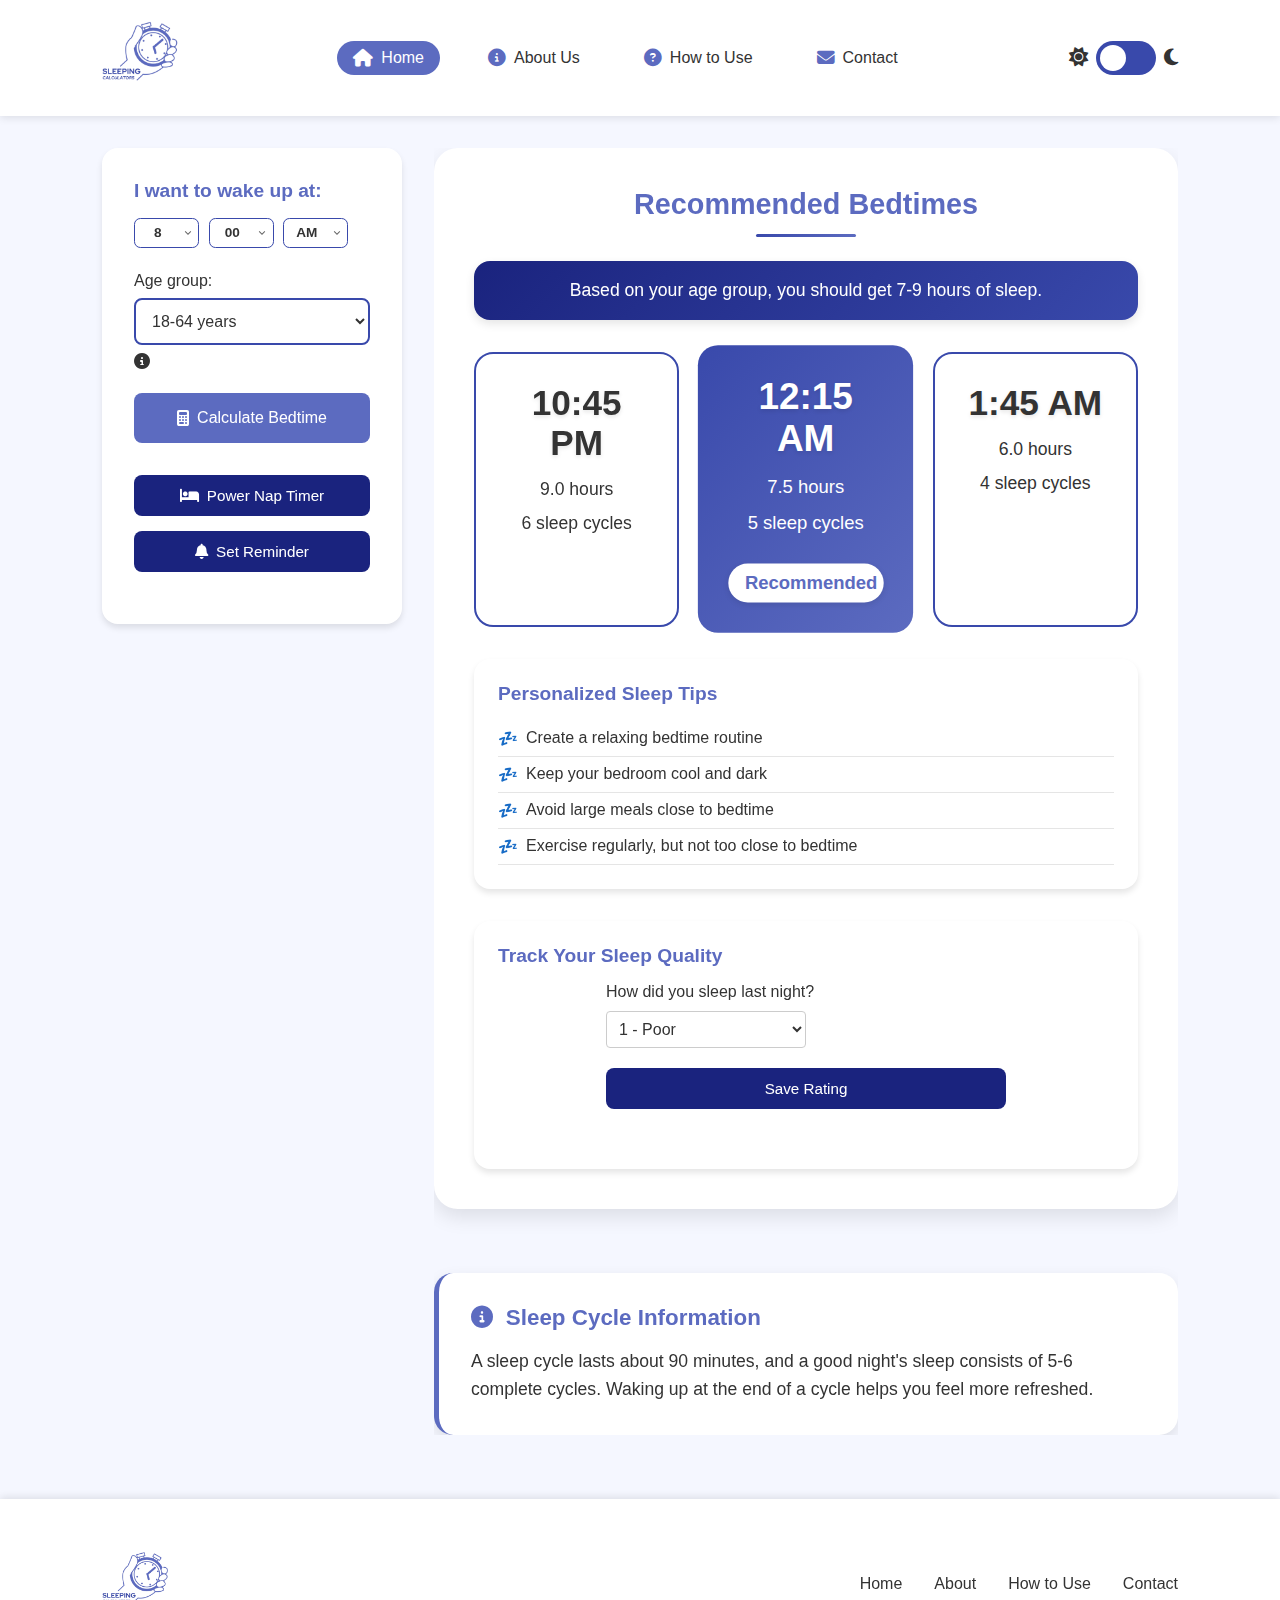
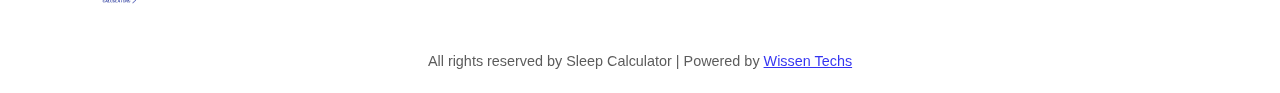
<file: index.html>
<!DOCTYPE html>
<html lang="en">
  <head>
    <meta charset="UTF-8" />
    <meta name="viewport" content="width=device-width, initial-scale=1.0" />
    <meta
      name="description"
      content="Calculate your optimal bedtime based on sleep cycles. Get personalized sleep recommendations and improve your sleep quality with our advanced sleep calculator."
    />
    <title>Sleep Calculator - Find Your Perfect Bedtime</title>
    <link
      rel="icon"
      type="image/x-icon"
      href="/Images/sleeping calculators.png"
    />
    <link
      rel="apple-touch-icon"
      sizes="180x180"
      href="/Images/apple-touch-icon.png"
    />
    <link rel="stylesheet" href="style.css" />
    <link
      rel="stylesheet"
      href="https://cdnjs.cloudflare.com/ajax/libs/font-awesome/6.5.1/css/all.min.css"
    />
    <meta
      name="ahrefs-site-verification"
      content="1784ee3db33d3167c2278ce625d93c5151407460e639b1b18c7f5127b92f60e7"
    />
  </head>
  <body>
    <!-- Header -->
    <header>
      <div class="header-content">
        <div class="logo">
          <a href="index.html">
            <img
              src="/Images/sleeping calculators.png"
              alt="Sleep Calculator Logo"
            />
          </a>
        </div>
        <button class="menu-toggle">
          <i class="fas fa-bars"></i>
        </button>
        <nav class="main-nav">
          <a href="index.html" class="active"
            ><i class="fas fa-home"></i> Home</a
          >
          <a href="about.html"><i class="fas fa-info-circle"></i> About Us</a>
          <a href="how-to-use.html"
            ><i class="fas fa-question-circle"></i> How to Use</a
          >
          <a href="contact.html"><i class="fas fa-envelope"></i> Contact</a>
        </nav>
        <div class="mode-toggle">
          <i class="fas fa-sun"></i>
          <label class="switch">
            <input type="checkbox" id="darkModeToggle" />
            <span class="slider round"></span>
          </label>
          <i class="fas fa-moon"></i>
        </div>
      </div>
    </header>

    <main>
      <!-- Calculator Section -->
      <section class="calculator-section">
        <div class="input-group">
          <h2>I want to wake up at:</h2>
          <div class="time-picker">
            <select id="hour">
              <option value="1">1</option>
              <option value="2">2</option>
              <option value="3">3</option>
              <option value="4">4</option>
              <option value="5">5</option>
              <option value="6">6</option>
              <option value="7">7</option>
              <option value="8" selected>8</option>
              <option value="9">9</option>
              <option value="10">10</option>
              <option value="11">11</option>
              <option value="12">12</option>
            </select>
            <select id="minute">
              <option value="00" selected>00</option>
              <option value="15">15</option>
              <option value="30">30</option>
              <option value="45">45</option>
            </select>
            <select id="ampm">
              <option value="AM" selected>AM</option>
              <option value="PM">PM</option>
            </select>
          </div>

          <div class="age-group">
            <label for="age">Age group:</label>
            <select id="age">
              <option value="teen">13-17 years</option>
              <option value="adult" selected>18-64 years</option>
              <option value="senior">65+ years</option>
            </select>
            <i
              class="fas fa-info-circle"
              id="ageInfo"
              title="Sleep needs vary by age"
            ></i>
          </div>

          <button class="primary-btn" id="calculateBtn">
            <i class="fas fa-calculator"></i> Calculate Bedtime
          </button>
        </div>

        <div class="quick-actions">
          <button class="secondary-btn" id="napBtn">
            <i class="fas fa-bed"></i> Power Nap Timer
          </button>
          <button class="secondary-btn" id="reminderBtn">
            <i class="fas fa-bell"></i> Set Reminder
          </button>
        </div>

        <div id="napTimer" class="nap-timer hidden">
          <div class="timer-circle">
            <div class="timer-display">20:00</div>
          </div>
          <button class="primary-btn" id="startNapBtn">
            <i class="fas fa-play"></i> Start Power Nap
          </button>
        </div>
      </section>

      <!-- Results Section -->
      <section class="results-section">
        <div id="results" class="results-container">
          <!-- Results will be displayed here -->
        </div>

        <div class="sleep-info">
          <h3><i class="fas fa-info-circle"></i> Sleep Cycle Information</h3>
          <p>
            A sleep cycle lasts about 90 minutes, and a good night's sleep
            consists of 5-6 complete cycles. Waking up at the end of a cycle
            helps you feel more refreshed.
          </p>
        </div>
      </section>
    </main>

    <!-- Reminder Modal -->
    <div id="reminderModal" class="modal hidden">
      <div class="modal-content">
        <h3>Set Bedtime Reminder</h3>
        <p>We'll remind you when it's time to go to bed!</p>
        <div class="reminder-options">
          <label>
            <input type="checkbox" id="reminderEnabled" />
            Enable reminder
          </label>
          <select id="reminderTime">
            <option value="5">5 minutes before</option>
            <option value="15">15 minutes before</option>
            <option value="30">30 minutes before</option>
          </select>
        </div>
        <button id="saveReminderBtn" class="primary-btn">Save</button>
        <button id="closeModalBtn" class="secondary-btn">Close</button>
      </div>
    </div>

    <!-- Footer -->
    <footer>
      <div class="footer-content">
        <div class="footer-logo">
          <a href="index.html">
            <img
              src="/Images/sleeping calculators.png"
              alt="Sleep Calculator Logo"
            />
          </a>
        </div>
        <div class="footer-links">
          <a href="index.html">Home</a>
          <a href="about.html">About</a>
          <a href="how-to-use.html">How to Use</a>
          <a href="contact.html">Contact</a>
        </div>
      </div>
      <div class="copyright">
        
        <p>
          All rights reserved by Sleep Calculator | Powered by
          <a href="https://wissentechs.com" target="_blank">Wissen Techs
        </p>
      </div>
    </footer>

    <!-- Load scripts -->
    <script>
      // Check if the browser supports notifications
      if ("Notification" in window) {
        // Request permission when needed
        document.addEventListener("DOMContentLoaded", () => {
          if (
            Notification.permission !== "granted" &&
            Notification.permission !== "denied"
          ) {
            Notification.requestPermission();
          }
        });
      }
    </script>
    <script src="script.js"></script>

    <style>
      .quick-actions {
        display: flex;
        gap: 15px;
        margin: 20px 0;
      }

      .secondary-btn {
        flex: 1;
        padding: 12px;
        background: var(--primary-color);
        color: white;
        border: none;
        border-radius: 8px;
        font-size: 0.95rem;
        display: flex;
        align-items: center;
        justify-content: center;
        gap: 8px;
        cursor: pointer;
        transition: all 0.3s ease;
      }

      .secondary-btn:hover {
        background: var(--secondary-color);
        transform: translateY(-2px);
      }

      .nap-timer {
        margin-top: 30px;
        padding: 20px;
        background: var(--background-color);
        border-radius: 15px;
        box-shadow: 0 4px 12px rgba(0, 0, 0, 0.1);
        text-align: center;
      }

      .timer-circle {
        width: 150px;
        height: 150px;
        border: 6px solid var(--primary-color);
        border-radius: 50%;
        margin: 0 auto 20px;
        display: flex;
        align-items: center;
        justify-content: center;
      }

      .timer-display {
        font-size: 2.2rem;
        font-weight: bold;
        color: var(--primary-color);
      }

      .hidden {
        display: none;
      }
    </style>
  </body>
</html>
</file>
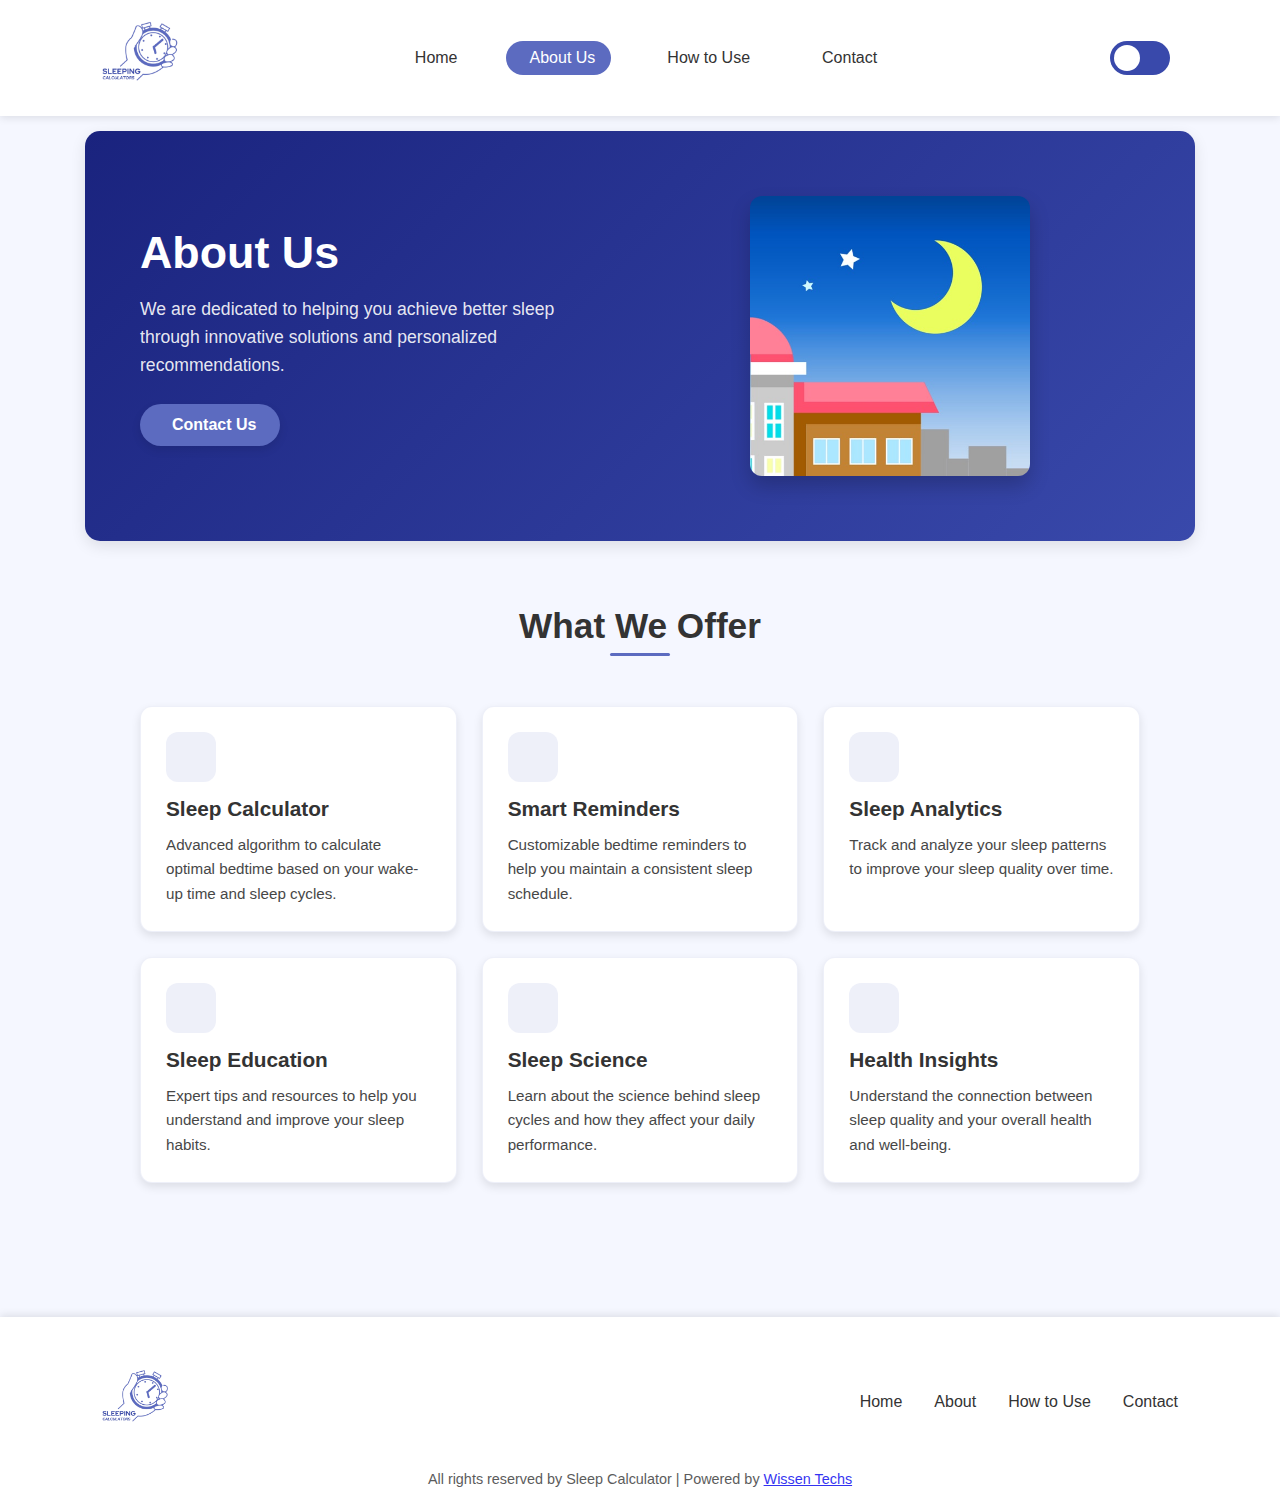
<file: about.html>
<!DOCTYPE html>
<html lang="en">
<head>
    <meta charset="UTF-8">
    <meta name="viewport" content="width=device-width, initial-scale=1.0">
    <meta name="description" content="Learn about our mission to help you achieve better sleep. Discover how our sleep calculator works and the science behind sleep cycles.">
    <title>About Us - Sleep Calculator</title>
    <link rel="icon" type="image/x-icon" href="Images/favicon.ico">
    <link rel="apple-touch-icon" sizes="180x180" href="Images/apple-touch-icon.png">
    <link rel="stylesheet" href="style.css">
    <link rel="stylesheet" href="https://cdnjs.cloudflare.com/ajax/libs/font-awesome/6.5.1/css/all.min.css">
    <style>
        .hero-button {
            background: var(--accent-color);
            color: white;
            border: none;
            padding: 12px 24px;
            border-radius: 25px;
            font-size: 1rem;
            font-weight: 600;
            cursor: pointer;
            display: inline-flex;
            align-items: center;
            gap: 8px;
            transition: all 0.3s ease;
            box-shadow: 0 4px 10px rgba(0, 0, 0, 0.1);
            position: relative;
            text-decoration: none;
        }

        .hero-button::after {
            content: '';
            position: absolute;
            width: 0;
            height: 2px;
            bottom: 8px;
            left: 50%;
            background: white;
            transition: all 0.3s ease;
            transform: translateX(-50%);
        }

        .hero-button:hover::after {
            width: calc(100% - 48px);
        }

        .hero-button:hover {
            transform: translateY(-2px);
            background: var(--secondary-color);
            box-shadow: 0 6px 15px rgba(0, 0, 0, 0.2);
        }
    </style>
</head>
<body>
    <!-- Header -->
    <header>
        <div class="header-content">
            <div class="logo">
                <a href="index.html">
                    <img src="Images/sleeping calculators.png" alt="Sleep Calculator Logo">
                </a>
            </div>
            <button class="menu-toggle">
                <i class="fas fa-bars"></i>
            </button>
            <nav class="main-nav">
                <a href="index.html"><i class="fas fa-home"></i> Home</a>
                <a href="about.html" class="active"><i class="fas fa-info-circle"></i> About Us</a>
                <a href="how-to-use.html"><i class="fas fa-question-circle"></i> How to Use</a>
                <a href="contact.html"><i class="fas fa-envelope"></i> Contact</a>
            </nav>
            <div class="mode-toggle">
                <i class="fas fa-sun"></i>
                <label class="switch">
                    <input type="checkbox" id="darkModeToggle">
                    <span class="slider round"></span>
                </label>
                <i class="fas fa-moon"></i>
            </div>
        </div>
    </header>

    <div class="container">
        <!-- Hero Section -->
        <div class="about-hero">
            <div class="hero-content">
                <div class="hero-text">
                    <h1>About Us</h1>
                    <p>We are dedicated to helping you achieve better sleep through innovative solutions and personalized recommendations.</p>
                    <a href="contact.html" class="hero-button">
                        <i class="fas fa-envelope"></i>
                        Contact Us
                    </a>
                </div>
                <div class="hero-image">
                    <img src="Images/512x512bb.jpg" alt="Sleep Calculator App">
                </div>
            </div>
        </div>

        <!-- Mission Section -->
        <div class="mission-section">
            <div class="mission-content">
                <h2>Our Mission</h2>
                <div class="mission-wrapper">
                    <div class="mission-text">
                        <h3>Engineering Dreams, Fueling Success</h3>
                        <p>Our mission is to revolutionize the way people approach sleep. We believe that quality sleep is fundamental to a healthy and productive life. Through our innovative sleep calculator, we help individuals optimize their sleep schedules and wake up feeling refreshed.</p>
                    </div>
                    <div class="mission-icon">
                        <i class="fas fa-lightbulb"></i>
                    </div>
                </div>
            </div>
        </div>

        <!-- Services Section -->
        <div class="services-section">
            <h2>What We Offer</h2>
            <div class="services-grid">
                <div class="service-items">
                    <div class="service-item">
                        <div class="service-icon">
                            <i class="fas fa-moon"></i>
                        </div>
                        <div class="service-content">
                            <h3>Sleep Calculator</h3>
                            <p>Advanced algorithm to calculate optimal bedtime based on your wake-up time and sleep cycles.</p>
                        </div>
                    </div>

                    <div class="service-item">
                        <div class="service-icon">
                            <i class="fas fa-bell"></i>
                        </div>
                        <div class="service-content">
                            <h3>Smart Reminders</h3>
                            <p>Customizable bedtime reminders to help you maintain a consistent sleep schedule.</p>
                        </div>
                    </div>

                    <div class="service-item">
                        <div class="service-icon">
                            <i class="fas fa-chart-pie"></i>
                        </div>
                        <div class="service-content">
                            <h3>Sleep Analytics</h3>
                            <p>Track and analyze your sleep patterns to improve your sleep quality over time.</p>
                        </div>
                    </div>

                    <div class="service-item">
                        <div class="service-icon">
                            <i class="fas fa-bed"></i>
                        </div>
                        <div class="service-content">
                            <h3>Sleep Education</h3>
                            <p>Expert tips and resources to help you understand and improve your sleep habits.</p>
                        </div>
                    </div>

                    <div class="service-item">
                        <div class="service-icon">
                            <i class="fas fa-brain"></i>
                        </div>
                        <div class="service-content">
                            <h3>Sleep Science</h3>
                            <p>Learn about the science behind sleep cycles and how they affect your daily performance.</p>
                        </div>
                    </div>

                    <div class="service-item">
                        <div class="service-icon">
                            <i class="fas fa-heart"></i>
                        </div>
                        <div class="service-content">
                            <h3>Health Insights</h3>
                            <p>Understand the connection between sleep quality and your overall health and well-being.</p>
                        </div>
                    </div>
                </div>
            </div>
        </div>
    </div>

    <!-- Footer -->
    <footer>
        <div class="footer-content">
            <div class="footer-logo">
                <a href="index.html">
                    <img src="Images/sleeping calculators.png" alt="Sleep Calculator Logo">
                </a>
            </div>
            <div class="footer-links">
                <a href="index.html">Home</a>
                <a href="about.html">About</a>
                <a href="how-to-use.html">How to Use</a>
                <a href="contact.html">Contact</a>
            </div>
        </div>
        <div class="copyright">
            <p>
                All rights reserved by Sleep Calculator | Powered by
                <a href="https://wissentechs.com" target="_blank">Wissen Techs
              </p>
        </div>
    </footer>

    <script src="script.js"></script>
</body>
</html>
</file>
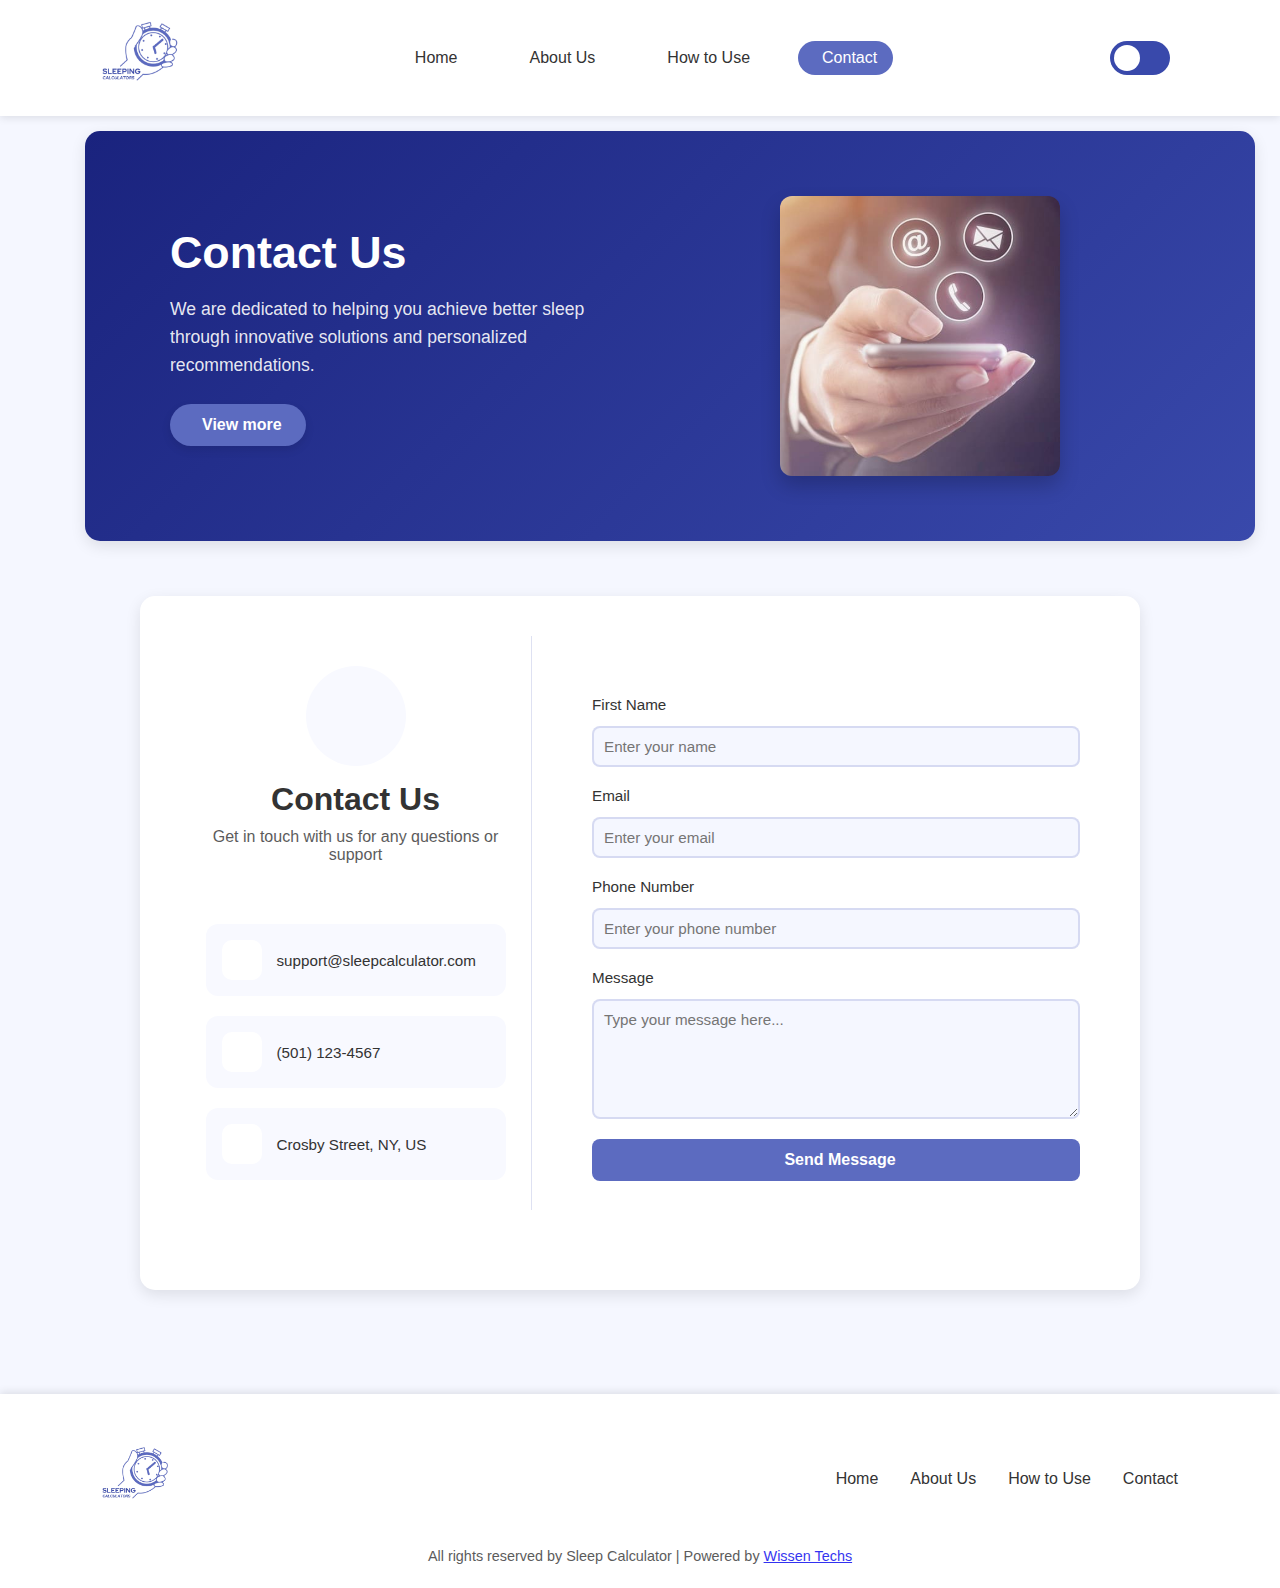
<file: contact.html>
<!DOCTYPE html>
<html lang="en">
<head>
    <meta charset="UTF-8">
    <meta name="viewport" content="width=device-width, initial-scale=1.0">
    <meta name="description" content="Get in touch with us for any questions about Sleep Calculator. Contact our support team for assistance with your sleep schedule optimization.">
    <title>Contact Us - Sleep Calculator</title>
    <link rel="icon" type="image/x-icon" href="Images/favicon.ico">
    <link rel="apple-touch-icon" sizes="180x180" href="Images/apple-touch-icon.png">
    <link rel="stylesheet" href="style.css">
    <link rel="stylesheet" href="https://cdnjs.cloudflare.com/ajax/libs/font-awesome/6.5.1/css/all.min.css">
    <!-- Required for Web3Forms hCaptcha -->
    <script src="https://web3forms.com/client/script.js" async defer></script>
    <style>
        /* Hero Section Styles */
        .about-hero {
            background: linear-gradient(135deg, var(--primary-color), var(--secondary-color));
            padding: 50px 20px;
            color: white;
            position: relative;
            overflow: hidden;
            border-radius: 15px;
            margin: 15px auto;
            box-shadow: 0 5px 15px var(--shadow-color);
            animation: fadeIn 0.5s ease-out;
            width: 1170px;
        }

        .hero-content {
            display: flex;
            align-items: center;
            justify-content: space-between;
            gap: 30px;
            position: relative;
            z-index: 1;
            max-width: 1000px;
            margin: 0 auto;
        }

        .hero-text {
            flex: 1;
        }

        .hero-text h1 {
            font-size: 2.8rem;
            margin-bottom: 15px;
            color: #fff;
            font-weight: 700;
            line-height: 1.2;
            animation: slideIn 0.5s ease-out;
        }

        .hero-text p {
            font-size: 1.1rem;
            line-height: 1.6;
            margin-bottom: 25px;
            color: rgba(255, 255, 255, 0.9);
            animation: fadeIn 0.7s ease-out;
        }

        .hero-image {
            flex: 1;
            display: flex;
            justify-content: center;
            align-items: center;
            padding: 15px;
            animation: slideIn 0.5s ease-out;
        }

        .hero-image img {
            max-width: 280px;
            height: auto;
            border-radius: 12px;
            box-shadow: 0 10px 20px rgba(0, 0, 0, 0.2);
            transition: all 0.3s ease;
        }

        .hero-image img:hover {
            transform: translateY(-5px);
            box-shadow: 0 15px 30px rgba(0, 0, 0, 0.3);
        }

        .hero-button {
            background: var(--accent-color);
            color: white;
            border: none;
            padding: 12px 24px;
            border-radius: 25px;
            font-size: 1rem;
            font-weight: 600;
            cursor: pointer;
            display: inline-flex;
            align-items: center;
            gap: 8px;
            transition: all 0.3s ease;
            box-shadow: 0 4px 10px rgba(0, 0, 0, 0.1);
        }

        .hero-button:hover {
            transform: translateY(-2px);
            background: var(--secondary-color);
            box-shadow: 0 6px 15px rgba(0, 0, 0, 0.2);
        }

        @media (max-width: 1200px) {
            .about-hero {
                width: 95%;
            }
        }

        @media (max-width: 768px) {
            .hero-content {
                flex-direction: column;
                text-align: center;
            }

            .hero-text h1 {
                font-size: 2rem;
            }

            .hero-image img {
                max-width: 220px;
            }
        }

        @media (max-width: 480px) {
            .hero-text h1 {
                font-size: 1.8rem;
            }

            .hero-image img {
                max-width: 180px;
            }
        }

        @keyframes fadeIn {
            from { opacity: 0; transform: translateY(20px); }
            to { opacity: 1; transform: translateY(0); }
        }

        @keyframes slideIn {
            from { transform: translateX(-20px); opacity: 0; }
            to { transform: translateX(0); opacity: 1; }
        }

        /* Rest of your contact page styles */
        .simple-contact-page {
            padding: 40px 0;
            background: var(--background-color);
        }

        .simple-contact-wrapper {
            width: 100%;
            max-width: 1000px;
            margin: 0 auto;
            background: var(--card-background);
            padding: 40px;
            border-radius: 15px;
            box-shadow: 0 5px 15px var(--shadow-color);
            display: grid;
            grid-template-columns: 1fr 1.5fr;
            gap: 40px;
        }

        .simple-contact-info {
            padding-right: 20px;
            border-right: 1px solid rgba(92, 107, 192, 0.2);
            display: flex;
            flex-direction: column;
            align-items: center;
            text-align: center;
            padding: 30px 20px;
        }

        .simple-contact-info h1 {
            font-size: 2rem;
            color: var(--text-color);
            margin: 15px 0 10px;
        }

        .simple-contact-info p {
            color: var(--text-color);
            opacity: 0.8;
            font-size: 1rem;
            margin-bottom: 30px;
            max-width: 300px;
        }

        .contact-details {
            display: flex;
            flex-direction: column;
            gap: 20px;
            width: 100%;
            max-width: 300px;
        }

        .contact-item {
            display: flex;
            align-items: center;
            gap: 15px;
            padding: 16px;
            background: #f8f9ff;
            border-radius: 12px;
            transition: all 0.3s ease;
            width: 100%;
        }

        .contact-item:hover {
            transform: translateX(10px);
            background: rgba(92, 107, 192, 0.1);
        }

        .contact-item i {
            font-size: 1.2rem;
            color: var(--accent-color);
            width: 40px;
            height: 40px;
            display: flex;
            align-items: center;
            justify-content: center;
            background: white;
            border-radius: 10px;
        }

        .contact-item span {
            color: var(--text-color);
            font-size: 0.95rem;
        }

        .simple-contact-form {
            padding: 20px;
        }

        .form-group {
            margin-bottom: 15px;
        }

        .form-group label {
            display: block;
            margin-bottom: 5px;
            color: var(--text-color);
            font-weight: 500;
            font-size: 0.95rem;
        }

        .simple-contact-form input,
        .simple-contact-form textarea {
            width: 100%;
            padding: 10px;
            border: 2px solid rgba(92, 107, 192, 0.2);
            border-radius: 8px;
            background: var(--background-color);
            color: var(--text-color);
            font-size: 0.95rem;
            transition: all 0.3s ease;
        }

        .simple-contact-form textarea {
            min-height: 120px;
            resize: vertical;
        }

        .simple-contact-form input:focus,
        .simple-contact-form textarea:focus {
            outline: none;
            border-color: var(--accent-color);
            box-shadow: 0 0 0 3px rgba(92, 107, 192, 0.1);
        }

        .simple-contact-form .submit-btn {
            width: 100%;
            padding: 12px;
            background: var(--accent-color);
            color: white;
            border: none;
            border-radius: 8px;
            font-size: 1rem;
            font-weight: 600;
            cursor: pointer;
            transition: all 0.3s ease;
            margin-top: 8px;
        }

        .simple-contact-form .submit-btn:hover {
            background: var(--secondary-color);
            transform: translateY(-2px);
            box-shadow: 0 5px 15px rgba(92, 107, 192, 0.2);
        }

        @media (max-width: 768px) {
            .simple-contact-wrapper {
                grid-template-columns: 1fr;
                max-width: 600px;
                gap: 30px;
                padding: 30px;
            }
            
            .simple-contact-page {
                padding: 30px 0;
            }

            .simple-contact-info {
                padding-right: 0;
                border-right: none;
                border-bottom: 1px solid rgba(92, 107, 192, 0.2);
                padding-bottom: 30px;
            }

            .simple-contact-info h1 {
                font-size: 2rem;
            }

            .contact-item {
                padding: 15px;
            }
        }

        .contact-icon-header {
            text-align: center;
            background: #f8f9ff;
            width: 100px;
            height: 100px;
            border-radius: 50%;
            display: flex;
            align-items: center;
            justify-content: center;
            margin-bottom: 0;
        }

        .contact-icon-header i {
            font-size: 2.5rem;
            color: var(--accent-color);
        }
    </style>
</head>
<body>
    <header>
        <div class="header-content">
            <div class="logo">
                <a href="index.html">
                    <img src="Images/sleeping calculators.png" alt="Sleep Calculator Logo">
                </a>
            </div>
            <button class="menu-toggle">
                <i class="fas fa-bars"></i>
            </button>
            <nav class="main-nav">
                <a href="index.html"><i class="fas fa-home"></i> Home</a>
                <a href="about.html"><i class="fas fa-info-circle"></i> About Us</a>
                <a href="how-to-use.html"><i class="fas fa-question-circle"></i> How to Use</a>
                <a href="contact.html" class="active"><i class="fas fa-envelope"></i> Contact</a>
            </nav>
            <div class="mode-toggle">
                <i class="fas fa-sun"></i>
                <label class="switch">
                    <input type="checkbox" id="darkModeToggle">
                    <span class="slider round"></span>
                </label>
                <i class="fas fa-moon"></i>
            </div>
        </div>
    </header>

    <div class="container">
        <!-- Hero Section -->
        <div class="about-hero">
            <div class="hero-content">
                <div class="hero-text">
                    <h1>Contact Us</h1>
                    <p>We are dedicated to helping you achieve better sleep through innovative solutions and personalized recommendations.</p>
                    <a href="index.html" class="hero-button">
                        <i class="fas fa-arrow-right"></i>
                        View more
                    </a>
                </div>
                <div class="hero-image">
                    <img src="Images/contact.png" alt="Sleep Calculator Guide">
                </div>
            </div>
        </div>

        <!-- Contact Form Section -->
        <div class="simple-contact-page">
            <div class="simple-contact-wrapper">
                <div class="simple-contact-info">
                    <div class="contact-icon-header">
                        <i class="fas fa-headset"></i>
                    </div>
                    <h1>Contact Us</h1>
                    <p>Get in touch with us for any questions or support</p>
                    
                    <div class="contact-details">
                        <div class="contact-item">
                            <i class="fas fa-envelope"></i>
                            <span>support@sleepcalculator.com</span>
                        </div>
                        <div class="contact-item">
                            <i class="fas fa-phone"></i>
                            <span>(501) 123-4567</span>
                        </div>
                        <div class="contact-item">
                            <i class="fas fa-map-marker-alt"></i>
                            <span>Crosby Street, NY, US</span>
                        </div>
                    </div>
                </div>

                <form class="simple-contact-form" action="https://api.web3forms.com/submit" method="POST" enctype="multipart/form-data" id="contactForm">
                    <!-- Web3Forms Access Key -->
                    <input type="hidden" name="access_key" value="db1df410-c6e2-408e-a1b0-5ffebd25b139">
                    
                    <!-- Subject -->
                    <input type="hidden" name="subject" value="New Submission from Sleep Calculator">
                    
                    <!-- From Name -->
                    <input type="hidden" name="from_name" value="Sleep Calculator Website">
                    
                    <!-- Redirect URL -->
                    <input type="hidden" name="redirect" value="https://web3forms.com/success">
                    
                    <!-- Honeypot Spam Protection -->
                    <input type="checkbox" name="botcheck" class="hidden" style="display: none;">
                    
                    <!-- hCaptcha -->
                    <div class="h-captcha" data-captcha="true"></div>
                    
                    <div id="formStatus" class="form-status"></div>
                    
                    <div class="form-group">
                        <label for="name">First Name</label>
                        <input type="text" id="name" name="First Name" required placeholder="Enter your name">
                    </div>
                    <div class="form-group">
                        <label for="email">Email</label>
                        <input type="email" id="email" name="email" required placeholder="Enter your email">
                    </div>
                    <div class="form-group">
                        <label for="phone">Phone Number</label>
                        <input type="tel" id="phone" name="Phone Number" required placeholder="Enter your phone number">
                    </div>
                    <div class="form-group">
                        <label for="message">Message</label>
                        <textarea id="message" name="message" required placeholder="Type your message here..."></textarea>
                    </div>
                    <button type="submit" class="submit-btn" id="submitBtn">
                        <i class="fas fa-paper-plane"></i> Send Message
                    </button>
                </form>
            </div>
        </div>
    </div>

    <footer>
        <div class="footer-content">
            <div class="footer-logo">
                <a href="index.html">
                    <img src="Images/sleeping calculators.png" alt="Sleep Calculator Logo">
                </a>
            </div>
            <div class="footer-links">
                <a href="index.html">Home</a>
                <a href="about.html">About Us</a>
                <a href="how-to-use.html">How to Use</a>
                <a href="contact.html">Contact</a>
            </div>
        </div>
        <div class="copyright">
            <p>
                All rights reserved by Sleep Calculator | Powered by
                <a href="https://wissentechs.com" target="_blank">Wissen Techs
              </p>
        </div>
    </footer>

    <script src="script.js"></script>
</body>
</html>
</file>
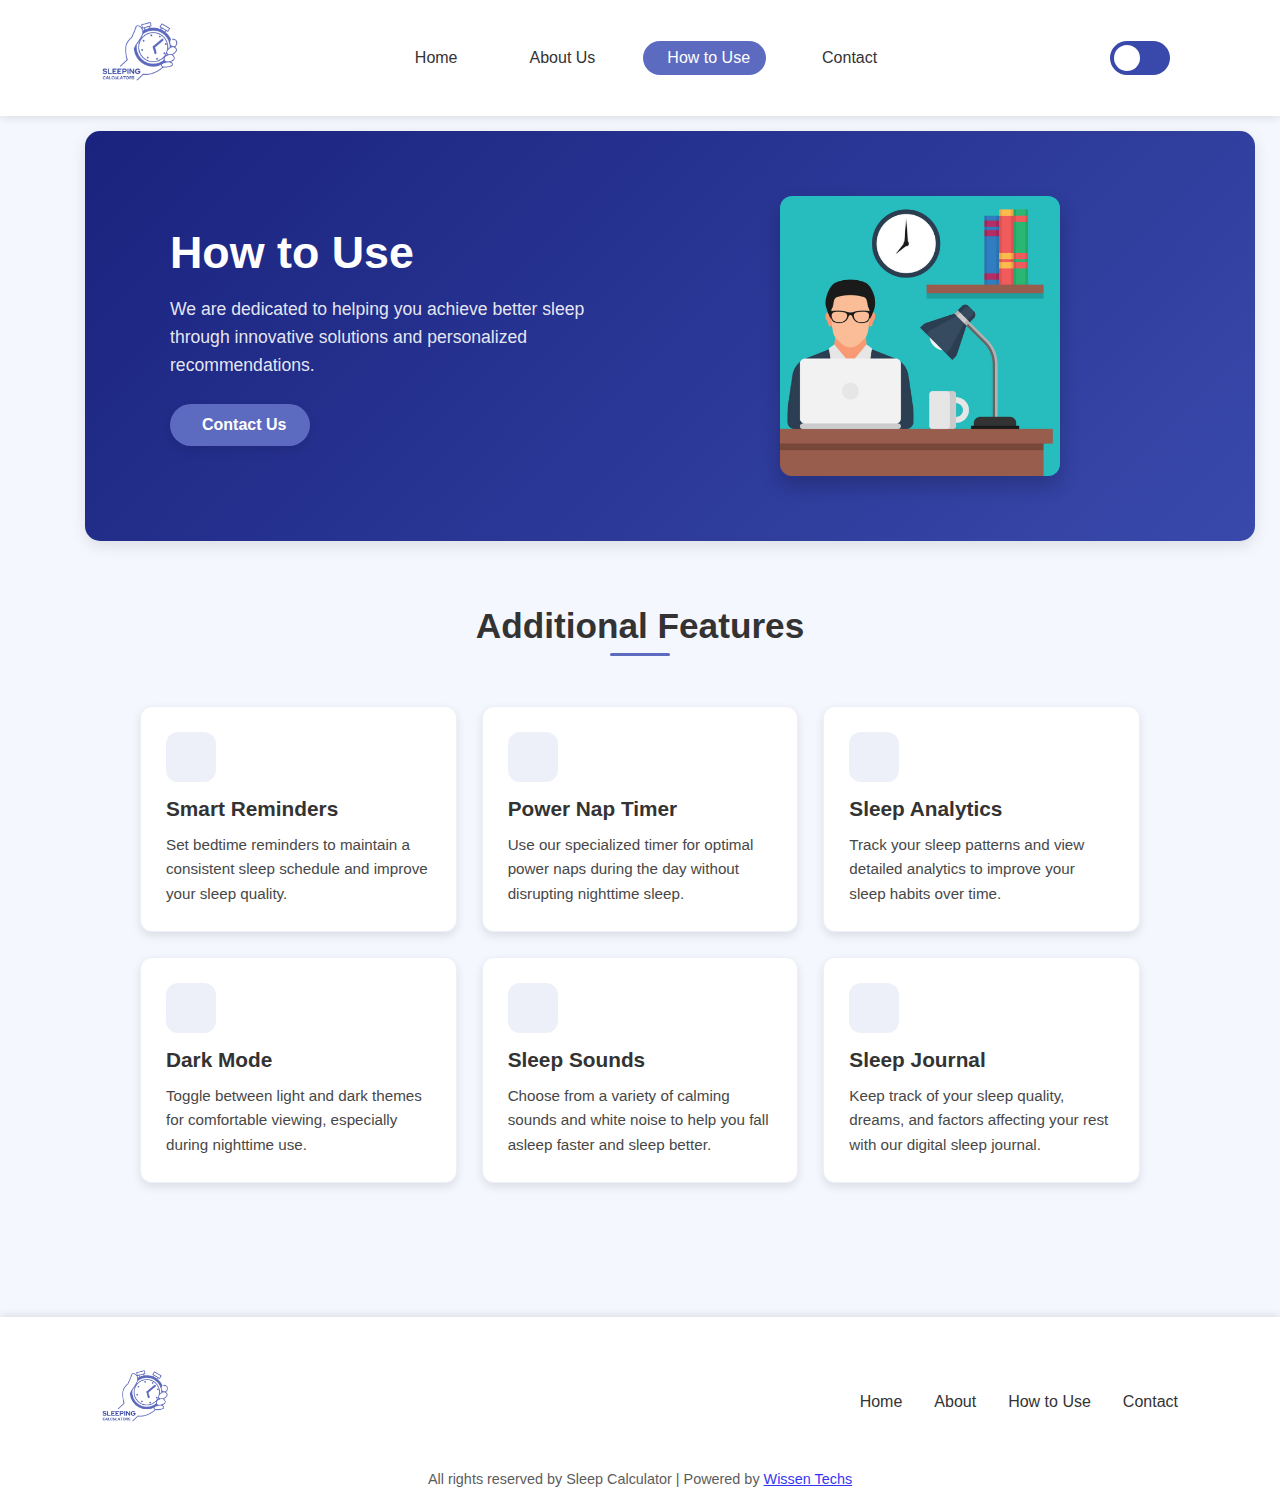
<file: how-to-use.html>
<!DOCTYPE html>
<html lang="en">
<head>
    <meta charset="UTF-8">
    <meta name="viewport" content="width=device-width, initial-scale=1.0">
    <meta name="description" content="Step-by-step guide on how to use our Sleep Calculator. Learn how to calculate your ideal bedtime and get the most out of your sleep schedule.">
    <title>How to Use - Sleep Calculator</title>
    <link rel="icon" type="image/x-icon" href="Images/favicon.ico">
    <link rel="apple-touch-icon" sizes="180x180" href="Images/apple-touch-icon.png">
    <link rel="stylesheet" href="style.css">
    <link rel="stylesheet" href="https://cdnjs.cloudflare.com/ajax/libs/font-awesome/6.5.1/css/all.min.css">
    <style>
        /* Hero Section Styles */
        .about-hero {
            background: linear-gradient(135deg, var(--primary-color), var(--secondary-color));
            padding: 50px 20px;
            color: white;
            position: relative;
            overflow: hidden;
            border-radius: 15px;
            margin: 15px auto;
            box-shadow: 0 5px 15px var(--shadow-color);
            animation: fadeIn 0.5s ease-out;
            width: 1170px;
        }

        .hero-content {
            display: flex;
            align-items: center;
            justify-content: space-between;
            gap: 30px;
            position: relative;
            z-index: 1;
            max-width: 1000px;
            margin: 0 auto;
        }

        .hero-text {
            flex: 1;
        }

        .hero-text h1 {
            font-size: 2.8rem;
            margin-bottom: 15px;
            color: #fff;
            font-weight: 700;
            line-height: 1.2;
            animation: slideIn 0.5s ease-out;
        }

        .hero-text p {
            font-size: 1.1rem;
            line-height: 1.6;
            margin-bottom: 25px;
            color: rgba(255, 255, 255, 0.9);
            animation: fadeIn 0.7s ease-out;
        }

        .hero-image {
            flex: 1;
            display: flex;
            justify-content: center;
            align-items: center;
            padding: 15px;
            animation: slideIn 0.5s ease-out;
        }

        .hero-image img {
            max-width: 280px;
            height: auto;
            border-radius: 12px;
            box-shadow: 0 10px 20px rgba(0, 0, 0, 0.2);
            transition: all 0.3s ease;
        }

        .hero-image img:hover {
            transform: translateY(-5px);
            box-shadow: 0 15px 30px rgba(0, 0, 0, 0.3);
        }

        .hero-button {
            background: var(--accent-color);
            color: white;
            border: none;
            padding: 12px 24px;
            border-radius: 25px;
            font-size: 1rem;
            font-weight: 600;
            cursor: pointer;
            display: inline-flex;
            align-items: center;
            gap: 8px;
            transition: all 0.3s ease;
            box-shadow: 0 4px 10px rgba(0, 0, 0, 0.1);
            position: relative;
            text-decoration: none;
        }

        .hero-button::after {
            content: '';
            position: absolute;
            width: 0;
            height: 2px;
            bottom: 8px;
            left: 50%;
            background: white;
            transition: all 0.3s ease;
            transform: translateX(-50%);
        }

        .hero-button:hover::after {
            width: calc(100% - 48px);
        }

        .hero-button:hover {
            transform: translateY(-2px);
            background: var(--secondary-color);
            box-shadow: 0 6px 15px rgba(0, 0, 0, 0.2);
        }

        @media (max-width: 1200px) {
            .about-hero {
                width: 95%;
            }
        }

        @media (max-width: 768px) {
            .hero-content {
                flex-direction: column;
                text-align: center;
            }

            .hero-text h1 {
                font-size: 2rem;
            }

            .hero-image img {
                max-width: 220px;
            }
        }

        @media (max-width: 480px) {
            .hero-text h1 {
                font-size: 1.8rem;
            }

            .hero-image img {
                max-width: 180px;
            }
        }

        @keyframes fadeIn {
            from { opacity: 0; transform: translateY(20px); }
            to { opacity: 1; transform: translateY(0); }
        }

        @keyframes slideIn {
            from { transform: translateX(-20px); opacity: 0; }
            to { transform: translateX(0); opacity: 1; }
        }
    </style>
</head>
<body>
    <!-- Header -->
    <header>
        <div class="header-content">
            <div class="logo">
                <a href="index.html">
                    <img src="Images/sleeping calculators.png" alt="Sleep Calculator Logo">
                </a>
            </div>
            <button class="menu-toggle">
                <i class="fas fa-bars"></i>
            </button>
            <nav class="main-nav">
                <a href="index.html"><i class="fas fa-home"></i> Home</a>
                <a href="about.html"><i class="fas fa-info-circle"></i> About Us</a>
                <a href="how-to-use.html" class="active"><i class="fas fa-question-circle"></i> How to Use</a>
                <a href="contact.html"><i class="fas fa-envelope"></i> Contact</a>
            </nav>
            <div class="mode-toggle">
                <i class="fas fa-sun"></i>
                <label class="switch">
                    <input type="checkbox" id="darkModeToggle">
                    <span class="slider round"></span>
                </label>
                <i class="fas fa-moon"></i>
            </div>
        </div>
    </header>

    <div class="container">
        <!-- Hero Section -->
        <div class="about-hero">
            <div class="hero-content">
                <div class="hero-text">
                    <h1>How to Use</h1>
                    <p>We are dedicated to helping you achieve better sleep through innovative solutions and personalized recommendations.</p>
                    <a href="contact.html" class="hero-button">
                        <i class="fas fa-envelope"></i>
                        Contact Us
                    </a>
                </div>
                <div class="hero-image">
                    <img src="Images/how to.png" alt="Sleep Calculator Guide">
                </div>
            </div>
        </div>

        <!-- Steps Section -->
        <div class="mission-section" id="steps">
            <div class="mission-content">
                <h2>Step by Step Guide</h2>
                <div class="services-grid">
                    <div class="service-items">
                        <div class="service-item">
                            <div class="service-icon">
                                <i class="fas fa-clock"></i>
                            </div>
                            <div class="service-content">
                                <h3>1. Set Wake-Up Time</h3>
                                <p>Choose your desired wake-up time using the time selector. This will be used to calculate your ideal bedtime.</p>
                            </div>
                        </div>

                        <div class="service-item">
                            <div class="service-icon">
                                <i class="fas fa-user"></i>
                            </div>
                            <div class="service-content">
                                <h3>2. Select Age Group</h3>
                                <p>Pick your age group from the dropdown menu to receive personalized sleep recommendations.</p>
                            </div>
                        </div>

                        <div class="service-item">
                            <div class="service-icon">
                                <i class="fas fa-calculator"></i>
                            </div>
                            <div class="service-content">
                                <h3>3. Calculate Bedtime</h3>
                                <p>Click the calculate button to see multiple bedtime options based on complete sleep cycles.</p>
                            </div>
                        </div>

                        <div class="service-item">
                            <div class="service-icon">
                                <i class="fas fa-bed"></i>
                            </div>
                            <div class="service-content">
                                <h3>4. Choose Bedtime</h3>
                                <p>Select the bedtime that works best with your schedule from the recommended options.</p>
                            </div>
                        </div>
                    </div>
                </div>
            </div>
        </div>

        <!-- Features Section -->
        <div class="services-section">
            <h2>Additional Features</h2>
            <div class="services-grid">
                <div class="service-items">
                    <div class="service-item">
                        <div class="service-icon">
                            <i class="fas fa-bell"></i>
                        </div>
                        <div class="service-content">
                            <h3>Smart Reminders</h3>
                            <p>Set bedtime reminders to maintain a consistent sleep schedule and improve your sleep quality.</p>
                        </div>
                    </div>

                    <div class="service-item">
                        <div class="service-icon">
                            <i class="fas fa-moon"></i>
                        </div>
                        <div class="service-content">
                            <h3>Power Nap Timer</h3>
                            <p>Use our specialized timer for optimal power naps during the day without disrupting nighttime sleep.</p>
                        </div>
                    </div>

                    <div class="service-item">
                        <div class="service-icon">
                            <i class="fas fa-chart-line"></i>
                        </div>
                        <div class="service-content">
                            <h3>Sleep Analytics</h3>
                            <p>Track your sleep patterns and view detailed analytics to improve your sleep habits over time.</p>
                        </div>
                    </div>

                    <div class="service-item">
                        <div class="service-icon">
                            <i class="fas fa-sun"></i>
                        </div>
                        <div class="service-content">
                            <h3>Dark Mode</h3>
                            <p>Toggle between light and dark themes for comfortable viewing, especially during nighttime use.</p>
                        </div>
                    </div>

                    <div class="service-item">
                        <div class="service-icon">
                            <i class="fas fa-music"></i>
                        </div>
                        <div class="service-content">
                            <h3>Sleep Sounds</h3>
                            <p>Choose from a variety of calming sounds and white noise to help you fall asleep faster and sleep better.</p>
                        </div>
                    </div>

                    <div class="service-item">
                        <div class="service-icon">
                            <i class="fas fa-book"></i>
                        </div>
                        <div class="service-content">
                            <h3>Sleep Journal</h3>
                            <p>Keep track of your sleep quality, dreams, and factors affecting your rest with our digital sleep journal.</p>
                        </div>
                    </div>
                </div>
            </div>
        </div>
    </div>

    <!-- Footer -->
    <footer>
        <div class="footer-content">
            <div class="footer-logo">
                <a href="index.html">
                    <img src="Images/sleeping calculators.png" alt="Sleep Calculator Logo">
                </a>
            </div>
            <div class="footer-links">
                <a href="index.html">Home</a>
                <a href="about.html">About</a>
                <a href="how-to-use.html">How to Use</a>
                <a href="contact.html">Contact</a>
            </div>
        </div>
        <div class="copyright">
            <p>
                All rights reserved by Sleep Calculator | Powered by
                <a href="https://wissentechs.com" target="_blank">Wissen Techs
              </p>
        </div>
    </footer>

    <script src="script.js"></script>
</body>
</html>
</file>
<file: style.css>
:root {
  --primary-color: #1a237e;
  --secondary-color: #3949ab;
  --accent-color: #5c6bc0;
  --text-color: #333;
  --background-color: #f5f7ff;
  --card-background: #fff;
  --shadow-color: rgba(0, 0, 0, 0.1);
  --modal-overlay: rgba(0, 0, 0, 0.5);
}

.dark-mode {
  --primary-color: #121858;
  --secondary-color: #283593;
  --accent-color: #3949ab;
  --text-color: #e1e1e1;
  --background-color: #0a0c1d;
  --card-background: #1a1c2d;
  --shadow-color: rgba(0, 0, 0, 0.3);
  --modal-overlay: rgba(0, 0, 0, 0.7);
}

* {
  margin: 0;
  padding: 0;
  -webkit-box-sizing: border-box;
  -moz-box-sizing: border-box;
  box-sizing: border-box;
  font-family: "Segoe UI", Tahoma, Geneva, Verdana, sans-serif;
}

body {
  background-color: var(--background-color);
  color: var(--text-color);
  min-height: 100vh;
  transition: background-color 0.3s, color 0.3s;
}

/* Header Styles */
header {
  background: var(--card-background);
  box-shadow: 0 2px 8px var(--shadow-color);
  padding: 1rem 0;
  width: 100%;
}

.header-content {
  max-width: 1200px;
  margin: 0 auto;
  padding: 0 2rem;
  display: flex;
  justify-content: space-between;
  align-items: center;
}

.logo {
  display: flex;
  align-items: center;
  gap: 1rem;
}

.logo i {
  font-size: 2rem;
  color: var(--accent-color);
  animation: float 3s ease-in-out infinite;
}

.logo h1 {
  font-size: 1.8rem;
  font-weight: 600;
  color: var(--text-color);
}

.logo img {
  width: 80px;
  height: 80px;
  object-fit: contain;
}

.main-nav {
  display: flex;
  gap: 2rem;
  align-items: center;
}

.main-nav a {
  color: var(--text-color);
  text-decoration: none;
  font-size: 1rem;
  font-weight: 500;
  display: flex;
  align-items: center;
  gap: 0.5rem;
  padding: 0.5rem 1rem;
  border-radius: 25px;
  transition: all 0.3s ease;
}

.main-nav a i {
  font-size: 1.1rem;
  color: var(--accent-color);
}

.main-nav a:hover {
  background: rgba(92, 107, 192, 0.1);
  transform: translateY(-2px);
}

.main-nav a.active {
  background: var(--accent-color);
  color: white;
}

.main-nav a.active i {
  color: white;
}

.mode-toggle {
  display: flex;
  align-items: center;
  gap: 0.5rem;
}

.mode-toggle i {
  color: var(--text-color);
  font-size: 1.2rem;
}

/* Main Content */
main {
  max-width: 1200px;
  margin: 2rem auto;
  padding: 0 2rem;
  display: grid;
  grid-template-columns: 300px 1fr;
  gap: 2rem;
}

/* Calculator Section */
.calculator-section {
  background: var(--card-background);
  border-radius: 1rem;
  padding: 2rem;
  box-shadow: 0 4px 6px var(--shadow-color);
  position: sticky;
  top: 100px;
  height: fit-content;
  transition: transform 0.3s ease, box-shadow 0.3s ease;
}

.calculator-section:hover {
  transform: translateY(-5px);
  box-shadow: 0 8px 20px rgba(0, 0, 0, 0.15);
}

.input-group {
  margin-bottom: 2rem;
}

.input-group h2 {
  font-size: 1.2rem;
  margin-bottom: 1rem;
  color: var(--accent-color);
  font-weight: 600;
}

.time-picker {
  display: grid;
  grid-template-columns: 65px 65px 65px;
  gap: 0.6rem;
  margin: 0.8rem 0;
  justify-content: start;
}

.time-picker select {
  padding: 0.4rem;
  border: 1.5px solid var(--secondary-color);
  border-radius: 0.4rem;
  background: var(--card-background);
  color: var(--text-color);
  font-size: 0.85rem;
  font-weight: 600;
  cursor: pointer;
  transition: all 0.3s ease;
  width: 100%;
  -webkit-appearance: none;
  -moz-appearance: none;
  appearance: none;
  background-image: url("data:image/svg+xml,%3Csvg xmlns='http://www.w3.org/2000/svg' width='8' height='8' viewBox='0 0 12 12'%3E%3Cpath fill='%23666' d='M6 8.825L1.175 4 2.238 2.938 6 6.7l3.763-3.762L10.825 4z'/%3E%3C/svg%3E");
  background-repeat: no-repeat;
  background-position: right 0.4rem center;
  background-size: 8px;
  text-align: center;
  text-align-last: center;
}

.time-picker select:hover {
  border-color: var(--accent-color);
  box-shadow: 0 2px 6px rgba(0, 0, 0, 0.08);
  transform: translateY(-1px);
}

.time-picker select:focus {
  border-color: var(--accent-color);
  box-shadow: 0 0 0 2px rgba(92, 107, 192, 0.15);
  outline: none;
}

/* Specific styling for each select */
.time-picker select#hour {
  min-width: 60px;
}

.time-picker select#minute {
  min-width: 60px;
}

.time-picker select#ampm {
  min-width: 60px;
  background-color: var(--card-background);
}

/* For Firefox */
.time-picker select option {
  text-align: center;
  padding: 0.3rem;
  font-size: 0.85rem;
  font-weight: 600;
}

/* For Webkit browsers */
@media screen and (-webkit-min-device-pixel-ratio: 0) {
  .time-picker select {
    padding-right: 1.5rem;
  }

  .time-picker select option {
    padding: 0.4rem;
  }
}

/* For Firefox */
@-moz-document url-prefix() {
  .time-picker select {
    padding-right: 1.5rem;
    text-align-last: center;
  }
}

/* Dark mode support */
.dark-mode .time-picker select {
  background-color: var(--card-background);
  color: var(--text-color);
  border-color: var(--secondary-color);
}

.dark-mode .time-picker select option {
  background-color: var(--card-background);
  color: var(--text-color);
}

.age-group {
  margin: 1.5rem 0;
  display: flex;
  flex-direction: column;
  gap: 0.5rem;
}

.age-group select {
  transition: all 0.3s ease;
}

.age-group select:hover {
  transform: translateY(-2px);
  box-shadow: 0 4px 8px rgba(0, 0, 0, 0.1);
}

.age-group select:focus {
  transform: translateY(-2px);
  box-shadow: 0 4px 12px rgba(0, 0, 0, 0.15);
}

/* Results Section */
.results-section {
  display: flex;
  flex-direction: column;
  gap: 2rem;
  animation: fadeIn 0.5s ease-out;
}

.results-container {
  background: var(--card-background);
  border-radius: 1.5rem;
  padding: 2.5rem;
  box-shadow: 0 8px 20px var(--shadow-color);
  transition: transform 0.3s ease;
  animation: fadeIn 0.8s ease-out;
}

.results-container:hover {
  transform: translateY(-5px);
}

.results-container h3 {
  color: var(--accent-color);
  font-size: 1.8rem;
  margin-bottom: 1rem;
  text-align: center;
  position: relative;
  padding-bottom: 1rem;
}

.results-container h3::after {
  content: "";
  position: absolute;
  bottom: 0;
  left: 50%;
  transform: translateX(-50%);
  width: 100px;
  height: 3px;
  background: linear-gradient(
    to right,
    var(--secondary-color),
    var(--accent-color)
  );
  border-radius: 2px;
}

.recommendation-text {
  background: linear-gradient(
    135deg,
    var(--primary-color),
    var(--secondary-color)
  );
  color: white;
  padding: 1.2rem;
  border-radius: 1rem;
  text-align: center;
  font-size: 1.1rem;
  margin: 1.5rem 0;
  box-shadow: 0 4px 10px rgba(0, 0, 0, 0.1);
}

.bedtime-options {
  display: grid;
  grid-template-columns: repeat(3, 1fr);
  gap: 1.5rem;
  margin-top: 2rem;
}

.bedtime-card {
  background: var(--card-background);
  border: 2px solid var(--secondary-color);
  border-radius: 1.2rem;
  padding: 1.8rem;
  text-align: center;
  transition: all 0.4s cubic-bezier(0.4, 0, 0.2, 1);
  position: relative;
  overflow: hidden;
  animation: pulse 2s infinite;
}

.bedtime-card.recommended {
  border: none;
  background: linear-gradient(
    135deg,
    var(--secondary-color),
    var(--accent-color)
  );
  color: white;
  transform: scale(1.05);
  animation: pulse 2.5s infinite;
}

.bedtime-card.recommended:hover {
  transform: scale(1.08) translateY(-8px);
}

.bedtime-time {
  font-size: 2.2rem;
  font-weight: bold;
  margin-bottom: 1rem;
  text-shadow: 0 2px 4px rgba(0, 0, 0, 0.1);
}

.bedtime-details {
  display: flex;
  flex-direction: column;
  gap: 0.8rem;
}

.bedtime-details span {
  font-size: 1.1rem;
}

.recommended-badge {
  background: white;
  color: var(--accent-color);
  padding: 0.5rem 1rem;
  border-radius: 2rem;
  font-size: 0.9rem;
  font-weight: bold;
  display: inline-block;
  margin-top: 1rem;
  box-shadow: 0 2px 6px rgba(0, 0, 0, 0.1);
}

.sleep-info {
  background: var(--card-background);
  border-radius: 1.2rem;
  padding: 2rem;
  margin-top: 2rem;
  box-shadow: 0 6px 15px var(--shadow-color);
  border-left: 5px solid var(--accent-color);
}

.sleep-info h3 {
  color: var(--accent-color);
  font-size: 1.4rem;
  margin-bottom: 1rem;
  display: flex;
  align-items: center;
  gap: 0.8rem;
}

.sleep-info p {
  line-height: 1.6;
  font-size: 1.1rem;
  color: var(--text-color);
}

/* Button Styles */
.primary-btn,
.secondary-btn {
  width: 100%;
  padding: 1rem;
  border: none;
  border-radius: 0.5rem;
  font-size: 1rem;
  font-weight: 500;
  cursor: pointer;
  transition: all 0.3s cubic-bezier(0.4, 0, 0.2, 1);
  position: relative;
  overflow: hidden;
  display: flex;
  align-items: center;
  justify-content: center;
  gap: 0.5rem;
}

.primary-btn {
  background: var(--accent-color);
  color: white;
}

.primary-btn:hover,
.secondary-btn:hover {
  transform: translateY(-3px);
  box-shadow: 0 8px 15px rgba(0, 0, 0, 0.2);
}

.primary-btn:active,
.secondary-btn:active {
  transform: translateY(-1px);
  box-shadow: 0 4px 8px rgba(0, 0, 0, 0.15);
}

.secondary-btn {
  background: var(--secondary-color);
  color: white;
}

.quick-actions {
  display: flex;
  flex-direction: column;
  gap: 1.2rem;
  margin-top: 1.5rem;
  margin-bottom: 2rem;
}

.quick-actions .secondary-btn {
  width: 100%;
}

/* Switch Styles */
.switch {
  position: relative;
  display: inline-block;
  width: 60px;
  height: 34px;
}

.switch input {
  opacity: 0;
  width: 0;
  height: 0;
}

.slider {
  position: absolute;
  cursor: pointer;
  top: 0;
  left: 0;
  right: 0;
  bottom: 0;
  background-color: var(--secondary-color);
  transition: all 0.4s cubic-bezier(0.4, 0, 0.2, 1);
  border-radius: 34px;
}

.slider:before {
  position: absolute;
  content: "";
  height: 26px;
  width: 26px;
  left: 4px;
  bottom: 4px;
  background-color: white;
  transition: all 0.4s cubic-bezier(0.4, 0, 0.2, 1);
  border-radius: 50%;
}

input:checked + .slider {
  background-color: var(--accent-color);
}

input:checked + .slider:before {
  transform: translateX(26px);
}

/* Nap Timer */
.nap-timer {
  background: var(--card-background);
  border-radius: 1rem;
  padding: 2rem;
  text-align: center;
  margin-top: 2.5rem;
  box-shadow: 0 4px 12px var(--shadow-color);
  border: 1px solid rgba(92, 107, 192, 0.1);
  animation: fadeIn 0.3s ease-out;
}

.timer-circle {
  width: 180px;
  height: 180px;
  border: 6px solid var(--secondary-color);
  border-radius: 50%;
  margin: 0 auto 1.5rem;
  display: flex;
  align-items: center;
  justify-content: center;
  transition: all 0.3s ease;
  animation: float 3s ease-in-out infinite;
  box-shadow: 0 6px 15px var(--shadow-color);
}

.timer-display {
  font-size: 2.2rem;
  font-weight: bold;
  color: var(--accent-color);
  transition: all 0.3s ease;
}

.nap-timer .primary-btn {
  margin-top: 1.5rem;
  max-width: 200px;
  margin-left: auto;
  margin-right: auto;
}

/* Modal */
.modal {
  position: fixed;
  top: 0;
  left: 0;
  right: 0;
  bottom: 0;
  background: var(--modal-overlay);
  display: -webkit-flex;
  display: -moz-flex;
  display: flex;
  -webkit-align-items: center;
  -moz-align-items: center;
  align-items: center;
  -webkit-justify-content: center;
  -moz-justify-content: center;
  justify-content: center;
  z-index: 1000;
  opacity: 0;
  visibility: hidden;
  -webkit-transition: opacity 0.3s ease, visibility 0.3s ease;
  -moz-transition: opacity 0.3s ease, visibility 0.3s ease;
  transition: opacity 0.3s ease, visibility 0.3s ease;
}

.modal:not(.hidden) {
  opacity: 1;
  visibility: visible;
}

.modal-content {
  background: var(--card-background);
  padding: 2.5rem;
  border-radius: 1.2rem;
  max-width: 400px;
  width: 90%;
  animation: slideIn 0.4s ease-out;
  box-shadow: 0 8px 20px rgba(0, 0, 0, 0.2);
  border: 1px solid rgba(92, 107, 192, 0.1);
}

.modal-content h3 {
  color: var(--text-color);
  font-size: 1.5rem;
  margin-bottom: 0.8rem;
  font-weight: 600;
}

.modal-content p {
  color: var(--text-color);
  opacity: 0.8;
  font-size: 1rem;
  margin-bottom: 1.5rem;
}

.reminder-options {
  margin: 2rem 0;
  display: flex;
  flex-direction: column;
  gap: 1.5rem;
}

.reminder-options label {
  display: flex;
  align-items: center;
  gap: 0.8rem;
  font-size: 1rem;
  color: var(--text-color);
  cursor: pointer;
}

.reminder-options select {
  width: 100%;
  padding: 0.8rem 1rem;
  border: 2px solid rgba(92, 107, 192, 0.2);
  border-radius: 0.8rem;
  background: var(--card-background);
  color: var(--text-color);
  font-size: 1rem;
  cursor: pointer;
  transition: all 0.3s ease;
  margin-top: 0.5rem;
}

.reminder-options select:hover {
  border-color: var(--accent-color);
}

.reminder-options select:focus {
  border-color: var(--accent-color);
  box-shadow: 0 0 0 3px rgba(92, 107, 192, 0.1);
  outline: none;
}

.modal-content .primary-btn {
  margin-bottom: 1rem;
}

.modal-content .secondary-btn {
  background: transparent;
  color: var(--text-color);
  border: 2px solid var(--secondary-color);
}

.modal-content .secondary-btn:hover {
  background: var(--secondary-color);
  color: white;
}

/* Checkbox styles */
.reminder-options input[type="checkbox"] {
  width: 20px;
  height: 20px;
  border: 2px solid var(--secondary-color);
  border-radius: 4px;
  cursor: pointer;
  margin: 0;
}

/* Utility Classes */
.hidden {
  display: none;
}

/* Sleep Tips Section */
.sleep-tips {
  margin-top: 2rem;
  padding: 1.5rem;
  background: var(--card-background);
  border-radius: 1rem;
  box-shadow: 0 4px 6px var(--shadow-color);
}

.sleep-tips h4 {
  color: var(--accent-color);
  margin-bottom: 1rem;
  font-size: 1.2rem;
}

.sleep-tips ul {
  list-style: none;
  padding: 0;
}

.sleep-tips li {
  padding: 0.5rem 0;
  border-bottom: 1px solid var(--shadow-color);
  display: flex;
  align-items: center;
}

.sleep-tips li:before {
  content: "💤";
  margin-right: 0.5rem;
}

/* Sleep Tracking Section */
.sleep-tracking {
  margin-top: 2rem;
  padding: 1.5rem;
  background: var(--card-background);
  border-radius: 1rem;
  box-shadow: 0 4px 6px var(--shadow-color);
}

.sleep-tracking h4 {
  color: var(--accent-color);
  margin-bottom: 1rem;
  font-size: 1.2rem;
}

.rating-input {
  display: flex;
  flex-direction: column;
  gap: 1rem;
}

.rating-input label {
  font-weight: 500;
}

.rating-input select {
  width: 100%;
  max-width: 200px;
}

/* Additional Styles */
select {
  padding: 0.75rem;
  border: 2px solid var(--secondary-color);
  border-radius: 0.5rem;
  background: var(--card-background);
  color: var(--text-color);
  font-size: 1rem;
  cursor: pointer;
  transition: border-color 0.3s;
  width: 100%;
}

select:hover {
  border-color: var(--accent-color);
}

/* Animations */
@keyframes fadeIn {
  from {
    opacity: 0;
    transform: translateY(20px);
  }
  to {
    opacity: 1;
    transform: translateY(0);
  }
}

@keyframes float {
  0% {
    transform: translateY(0px);
  }
  50% {
    transform: translateY(-10px);
  }
  100% {
    transform: translateY(0px);
  }
}

@keyframes pulse {
  0% {
    transform: scale(1);
  }
  50% {
    transform: scale(1.05);
  }
  100% {
    transform: scale(1);
  }
}

@keyframes slideIn {
  from {
    transform: translateX(-20px);
    opacity: 0;
  }
  to {
    transform: translateX(0);
    opacity: 1;
  }
}

/* Base Responsive Design */
@media (min-width: 1441px) {
  .container {
    max-width: 1400px;
  }

  main {
    max-width: 1400px;
    grid-template-columns: 350px 1fr;
  }

  .calculator-section {
    padding: 2.5rem;
  }

  .results-container {
    padding: 3rem;
  }
}

@media (max-width: 1440px) {
  .container {
    max-width: 1200px;
  }

  main {
    max-width: 1200px;
    grid-template-columns: 300px 1fr;
    gap: 2rem;
  }
}

@media (max-width: 1200px) {
  .container {
    max-width: 960px;
    padding: 0 20px;
  }

  main {
    max-width: 960px;
    grid-template-columns: 280px 1fr;
    gap: 1.5rem;
    margin: 90px auto 2rem;
  }

  .bedtime-options {
    grid-template-columns: repeat(2, 1fr);
  }

  .about-hero {
    width: 100%;
  }
}

@media (max-width: 992px) {
  .container {
    max-width: 720px;
  }

  main {
    grid-template-columns: 1fr;
    max-width: 600px;
  }

  .calculator-section {
    position: relative;
    top: 0;
    margin-bottom: 1.5rem;
    padding: 1.2rem;
  }

  .results-container {
    padding: 1.5rem;
  }

  .bedtime-options {
    grid-template-columns: repeat(2, 1fr);
    gap: 0.8rem;
  }

  .service-items {
    grid-template-columns: repeat(2, 1fr);
    gap: 1rem;
  }

  .hero-content {
    flex-direction: column;
    text-align: center;
    gap: 1.5rem;
  }

  .hero-image img {
    max-width: 200px;
  }

  .menu-toggle {
    display: -webkit-flex;
    display: -moz-flex;
    display: flex;
    -webkit-align-items: center;
    -moz-align-items: center;
    align-items: center;
    -webkit-justify-content: center;
    -moz-justify-content: center;
    justify-content: center;
    z-index: 1001;
  }

  .main-nav {
    display: none;
    position: fixed;
    top: 70px;
    left: 0;
    right: 0;
    bottom: 0;
    background: var(--card-background);
    padding: 1.5rem;
    -webkit-flex-direction: column;
    -moz-flex-direction: column;
    flex-direction: column;
    -webkit-box-shadow: 0 4px 6px var(--shadow-color);
    -moz-box-shadow: 0 4px 6px var(--shadow-color);
    box-shadow: 0 4px 6px var(--shadow-color);
    z-index: 999;
    overflow-y: auto;
    -webkit-overflow-scrolling: touch;
  }

  .main-nav.active {
    display: -webkit-flex;
    display: -moz-flex;
    display: flex;
    -webkit-animation: slideDown 0.3s ease-out forwards;
    -moz-animation: slideDown 0.3s ease-out forwards;
    animation: slideDown 0.3s ease-out forwards;
  }

  .main-nav a {
    width: 100%;
    justify-content: center;
    padding: 1rem;
    border-radius: 8px;
    font-size: 1.1rem;
    margin: 0.5rem 0;
    transition: all 0.3s ease;
  }

  .main-nav a:hover {
    background: rgba(92, 107, 192, 0.1);
  }

  .main-nav a.active {
    background: var(--accent-color);
    color: white;
  }

  .main-nav a i {
    font-size: 1.2rem;
  }

  .header-content {
    padding: 0 1rem;
  }

  .mode-toggle {
    margin-left: auto;
    margin-right: 0.8rem;
  }

  .logo img {
    width: 70px;
    height: 70px;
  }

  .logo h1 {
    font-size: 1.4rem;
  }

  .logo i {
    font-size: 1.6rem;
  }
}

@media (max-width: 768px) {
  .container {
    max-width: 540px;
    padding: 0 12px;
  }

  header {
    padding: 0.6rem 0;
  }

  .header-content {
    padding: 0 0.8rem;
  }

  .logo img {
    width: 60px;
    height: 60px;
  }

  .logo h1 {
    font-size: 1.2rem;
  }

  .logo i {
    font-size: 1.4rem;
  }

  main {
    margin-top: 2rem;
    padding: 0 0.8rem;
  }

  .calculator-section {
    padding: 1rem;
  }

  .input-group h2 {
    font-size: 1rem;
    margin-bottom: 0.8rem;
  }

  .time-picker {
    grid-template-columns: repeat(3, 1fr);
    gap: 0.4rem;
  }

  .time-picker select {
    padding: 0.3rem;
    font-size: 0.8rem;
    min-width: 50px;
  }

  .bedtime-options {
    grid-template-columns: 1fr;
    gap: 0.8rem;
  }

  .bedtime-time {
    font-size: 1.6rem;
  }

  .bedtime-details span {
    font-size: 0.85rem;
  }

  .service-items {
    grid-template-columns: 1fr;
    gap: 0.8rem;
  }

  .footer-content {
    flex-direction: column;
    text-align: center;
    gap: 1.2rem;
    padding: 1rem;
  }

  .footer-links {
    gap: 1rem;
  }

  .footer-links a {
    font-size: 0.9rem;
  }

  .social-links {
    gap: 1.2rem;
  }

  .social-links a {
    font-size: 1.3rem;
  }

  .copyright {
    font-size: 0.8rem;
    margin-top: 1rem;
  }
}

@media (max-width: 576px) {
  .container {
    padding: 0 8px;
  }

  main {
    margin-top: 1rem;
    padding: 0 8px;
  }

  .calculator-section {
    padding: 1rem;
  }

  .input-group h2 {
    font-size: 0.95rem;
  }

  .time-picker {
    grid-template-columns: repeat(3, 1fr);
    gap: 0.3rem;
  }

  .time-picker select {
    padding: 0.25rem;
    font-size: 0.75rem;
    min-width: 45px;
  }

  .results-container {
    padding: 1rem;
  }

  .bedtime-time {
    font-size: 1.4rem;
  }

  .bedtime-details span {
    font-size: 0.8rem;
  }

  .timer-circle {
    width: 120px;
    height: 120px;
    border-width: 4px;
  }

  .timer-display {
    font-size: 1.4rem;
  }

  .hero-text h1 {
    font-size: 1.6rem;
  }

  .hero-text p {
    font-size: 0.85rem;
  }

  .service-item {
    padding: 1rem;
  }

  .service-content h3 {
    font-size: 1rem;
  }

  .service-content p {
    font-size: 0.8rem;
  }

  .footer-logo img {
    width: 50px;
    height: 50px;
  }

  .footer-links a {
    font-size: 0.85rem;
  }

  .copyright {
    font-size: 0.75rem;
  }

  .primary-btn,
  .secondary-btn {
    padding: 0.8rem;
    font-size: 0.9rem;
  }

  .modal-content {
    padding: 1.5rem;
  }

  .modal-content h3 {
    font-size: 1.2rem;
  }

  .modal-content p {
    font-size: 0.9rem;
  }

  .reminder-options label {
    font-size: 0.9rem;
  }

  .reminder-options select {
    padding: 0.6rem;
    font-size: 0.9rem;
  }
}

/* Dark mode adjustments for mobile */
@media (max-width: 768px) {
  .dark-mode .main-nav {
    background: var(--card-background);
    border-top: 1px solid rgba(255, 255, 255, 0.1);
  }
}

/* Touch device optimizations */
@media (hover: none) {
  .service-item:hover,
  .bedtime-card:hover,
  .hero-image img:hover {
    transform: none;
    box-shadow: none;
  }

  .main-nav a:hover {
    background: none;
    transform: none;
  }

  .primary-btn:hover,
  .secondary-btn:hover {
    transform: none;
  }
}

/* Print styles update */
@media print {
  .calculator-section,
  .results-container {
    box-shadow: none;
    border: 1px solid #ddd;
    break-inside: avoid;
  }

  .bedtime-options {
    break-inside: avoid;
  }

  header,
  footer,
  .mode-toggle,
  .quick-actions {
    display: none;
  }
}

/* Removing About, Contact, and How to Use specific styles */
.about-section,
.guide-section,
.contact-section,
.about-header,
.guide-header,
.contact-header,
.about-grid,
.contact-grid,
.guide-grid,
.about-card,
.contact-card,
.guide-card,
.timeline-container,
.timeline-item,
.timeline-icon,
.contact-hero,
.guide-hero,
.method-card,
.contact-form-section,
.form-wrapper,
.social-connect,
.contact-methods,
.methods-grid,
.faq-section,
.location-section,
.help-section,
.features-overview,
.modern-hero,
.mission-section,
.features-showcase,
.stats-section,
.team-section,
.cta-section {
  display: none;
}

/* About Page Styles */
.container {
  max-width: 1200px;
  margin: 0 auto;
  padding: 0 15px;
}

/* Hero Section */
.about-hero {
  background: linear-gradient(
    135deg,
    var(--primary-color),
    var(--secondary-color)
  );
  padding: 50px 20px;
  color: white;
  position: relative;
  overflow: hidden;
  border-radius: 15px;
  margin: 15px auto;
  box-shadow: 0 5px 15px var(--shadow-color);
  animation: fadeIn 0.5s ease-out;
}

.hero-content {
  display: flex;
  align-items: center;
  justify-content: space-between;
  gap: 30px;
  position: relative;
  z-index: 1;
  max-width: 1000px;
  margin: 0 auto;
}

.hero-text {
  flex: 1;
}

.hero-text h1 {
  font-size: 2.8rem;
  margin-bottom: 15px;
  color: #fff;
  font-weight: 700;
  line-height: 1.2;
  animation: slideIn 0.5s ease-out;
}

.hero-text p {
  font-size: 1.1rem;
  line-height: 1.6;
  margin-bottom: 25px;
  color: rgba(255, 255, 255, 0.9);
  animation: fadeIn 0.7s ease-out;
}

.hero-image {
  flex: 1;
  display: flex;
  justify-content: center;
  align-items: center;
  padding: 15px;
  animation: slideIn 0.5s ease-out;
}

.hero-image img {
  max-width: 280px;
  height: auto;
  border-radius: 12px;
  box-shadow: 0 10px 20px rgba(0, 0, 0, 0.2);
  transition: all 0.3s ease;
}

.hero-image img:hover {
  transform: translateY(-5px);
  box-shadow: 0 15px 30px rgba(0, 0, 0, 0.3);
}

.hero-button {
  background: var(--accent-color);
  color: white;
  border: none;
  padding: 12px 24px;
  border-radius: 25px;
  font-size: 1rem;
  font-weight: 600;
  cursor: pointer;
  display: inline-flex;
  align-items: center;
  gap: 8px;
  transition: all 0.3s ease;
  box-shadow: 0 4px 10px rgba(0, 0, 0, 0.1);
  position: relative;
  text-decoration: none;
}

.hero-button::after {
  content: "";
  position: absolute;
  width: 0;
  height: 2px;
  bottom: 8px;
  left: 50%;
  background: white;
  transition: all 0.3s ease;
  transform: translateX(-50%);
}

.hero-button:hover::after {
  width: calc(100% - 48px);
}

.hero-button:hover {
  transform: translateY(-2px);
  background: var(--secondary-color);
  box-shadow: 0 6px 15px rgba(0, 0, 0, 0.2);
}

/* Mission Section */
.mission-section {
  padding: 50px 20px;
  background: var(--card-background);
  margin-top: -15px;
  border-radius: 20px 20px 0 0;
  box-shadow: 0 -5px 15px rgba(0, 0, 0, 0.05);
}

.mission-content {
  max-width: 1000px;
  margin: 0 auto;
}

.mission-content h2 {
  text-align: center;
  font-size: 2.2rem;
  margin-bottom: 35px;
  color: var(--text-color);
  font-weight: 700;
  position: relative;
}

.mission-content h2::after {
  content: "";
  position: absolute;
  bottom: -10px;
  left: 50%;
  transform: translateX(-50%);
  width: 60px;
  height: 3px;
  background: var(--accent-color);
  border-radius: 2px;
}

.mission-wrapper {
  display: flex;
  align-items: center;
  gap: 40px;
  padding: 20px;
  background: var(--card-background);
  border-radius: 15px;
  box-shadow: 0 5px 15px var(--shadow-color);
}

.mission-text {
  flex: 2;
}

.mission-text h3 {
  font-size: 1.6rem;
  margin-bottom: 15px;
  color: var(--text-color);
  font-weight: 600;
}

.mission-text p {
  font-size: 1.05rem;
  line-height: 1.7;
  color: var(--text-color);
  opacity: 0.9;
}

.mission-icon {
  flex: 1;
  display: flex;
  justify-content: center;
  align-items: center;
  padding: 20px;
  background: rgba(92, 107, 192, 0.1);
  border-radius: 50%;
  width: 100px;
  height: 100px;
  margin: 0 auto;
}

.mission-icon i {
  font-size: 3rem;
  color: var(--accent-color);
}

/* Services Section */
.services-section {
  padding: 50px 20px;
  background: var(--background-color);
}

.services-section h2 {
  text-align: center;
  font-size: 2.2rem;
  margin-bottom: 40px;
  color: var(--text-color);
  font-weight: 700;
  position: relative;
}

.services-section h2::after {
  content: "";
  position: absolute;
  bottom: -10px;
  left: 50%;
  transform: translateX(-50%);
  width: 60px;
  height: 3px;
  background: var(--accent-color);
  border-radius: 2px;
}

.services-grid {
  max-width: 1000px;
  margin: 0 auto;
}

.service-items {
  display: grid;
  grid-template-columns: repeat(auto-fit, minmax(280px, 1fr));
  gap: 25px;
  padding: 20px 0;
}

.service-item {
  background: var(--card-background);
  padding: 25px;
  border-radius: 12px;
  box-shadow: 0 4px 10px var(--shadow-color);
  transition: all 0.3s ease;
  border: 1px solid rgba(92, 107, 192, 0.1);
}

.service-item:hover {
  transform: translateY(-5px);
  box-shadow: 0 8px 20px var(--shadow-color);
  border-color: var(--accent-color);
}

.service-icon {
  margin-bottom: 15px;
  background: rgba(92, 107, 192, 0.1);
  width: 50px;
  height: 50px;
  border-radius: 12px;
  display: flex;
  align-items: center;
  justify-content: center;
}

.service-icon i {
  font-size: 1.8rem;
  color: var(--accent-color);
}

.service-content h3 {
  font-size: 1.3rem;
  margin-bottom: 12px;
  color: var(--text-color);
  font-weight: 600;
}

.service-content p {
  font-size: 0.95rem;
  line-height: 1.6;
  color: var(--text-color);
  opacity: 0.9;
}

/* Mobile Responsive Design */
@media (max-width: 768px) {
  .about-hero {
    padding: 40px 15px;
    margin: 10px;
  }

  .hero-content {
    flex-direction: column;
    text-align: center;
    gap: 25px;
  }

  .hero-text h1 {
    font-size: 2rem;
  }

  .hero-text p {
    font-size: 1rem;
    margin-bottom: 20px;
  }

  .hero-image img {
    max-width: 220px;
  }

  .mission-wrapper {
    flex-direction: column-reverse;
    text-align: center;
    padding: 15px;
  }

  .mission-content h2 {
    font-size: 1.8rem;
  }

  .mission-text h3 {
    font-size: 1.4rem;
  }

  .service-items {
    grid-template-columns: 1fr;
    gap: 20px;
  }

  .service-item {
    padding: 20px;
  }
}

@media (max-width: 480px) {
  .about-hero {
    padding: 30px 15px;
    margin: 5px;
  }

  .hero-text h1 {
    font-size: 1.8rem;
  }

  .hero-image img {
    max-width: 180px;
  }

  .mission-content h2,
  .services-section h2 {
    font-size: 1.6rem;
  }

  .mission-text h3 {
    font-size: 1.3rem;
  }

  .service-content h3 {
    font-size: 1.2rem;
  }
}

/* Footer Styles */
footer {
  background: var(--card-background);
  padding: 3rem 0 1.5rem;
  margin-top: 4rem;
  box-shadow: 0 -2px 8px var(--shadow-color);
}

.footer-content {
  max-width: 1200px;
  margin: 0 auto;
  padding: 0 2rem;
  display: flex;
  justify-content: space-between;
  align-items: center;
  flex-wrap: wrap;
  gap: 2rem;
}

.footer-logo {
  display: flex;
  align-items: center;
  gap: 0.8rem;
}

.footer-logo i {
  font-size: 1.8rem;
  color: var(--accent-color);
}

.footer-logo span {
  font-size: 1.4rem;
  font-weight: 600;
  color: var(--text-color);
}

.footer-logo img {
  width: 70px;
  height: 70px;
  object-fit: contain;
}

.footer-links {
  display: flex;
  gap: 2rem;
}

.footer-links a {
  color: var(--text-color);
  text-decoration: none;
  font-size: 1rem;
  transition: color 0.3s ease;
}

.footer-links a:hover {
  color: var(--accent-color);
}

.social-links {
  display: flex;
  gap: 1.5rem;
}

.social-links a {
  color: var(--text-color);
  font-size: 1.5rem;
  transition: all 0.3s ease;
}

.social-links a:hover {
  color: var(--accent-color);
  transform: translateY(-3px);
}

.copyright {
  text-align: center;
  color: var(--text-color);
  opacity: 0.8;
  font-size: 0.9rem;
  margin-top: 2rem;
  padding: 0 2rem;
}

/* Mobile Menu */
.menu-toggle {
  display: none;
  background: none;
  border: none;
  color: var(--text-color);
  font-size: 1.8rem;
  cursor: pointer;
  padding: 0.5rem;
  transition: all 0.3s ease;
  z-index: 1000;
  margin-left: auto;
}

.menu-toggle i {
  color: var(--accent-color);
  transition: transform 0.3s ease;
}

.menu-toggle:hover i {
  transform: scale(1.1);
}

@media (max-width: 992px) {
  .menu-toggle {
    display: -webkit-flex;
    display: -moz-flex;
    display: flex;
    -webkit-align-items: center;
    -moz-align-items: center;
    align-items: center;
    -webkit-justify-content: center;
    -moz-justify-content: center;
    justify-content: center;
    z-index: 1001;
  }

  .main-nav {
    display: none;
    position: fixed;
    top: 70px;
    left: 0;
    right: 0;
    bottom: 0;
    background: var(--card-background);
    padding: 1.5rem;
    -webkit-flex-direction: column;
    -moz-flex-direction: column;
    flex-direction: column;
    -webkit-box-shadow: 0 4px 6px var(--shadow-color);
    -moz-box-shadow: 0 4px 6px var(--shadow-color);
    box-shadow: 0 4px 6px var(--shadow-color);
    z-index: 999;
    overflow-y: auto;
    -webkit-overflow-scrolling: touch;
  }

  .main-nav.active {
    display: -webkit-flex;
    display: -moz-flex;
    display: flex;
    -webkit-animation: slideDown 0.3s ease-out forwards;
    -moz-animation: slideDown 0.3s ease-out forwards;
    animation: slideDown 0.3s ease-out forwards;
  }

  .main-nav a {
    width: 100%;
    justify-content: center;
    padding: 1rem;
    border-radius: 8px;
    font-size: 1.1rem;
    margin: 0.5rem 0;
    transition: all 0.3s ease;
  }

  .main-nav a:hover {
    background: rgba(92, 107, 192, 0.1);
  }

  .main-nav a.active {
    background: var(--accent-color);
    color: white;
  }

  .main-nav a i {
    font-size: 1.2rem;
  }

  .header-content {
    padding: 0 1rem;
  }

  .mode-toggle {
    margin-left: auto;
    margin-right: 0.8rem;
  }

  .logo img {
    width: 70px;
    height: 70px;
  }

  .logo h1 {
    font-size: 1.4rem;
  }

  .logo i {
    font-size: 1.6rem;
  }
}

@-webkit-keyframes slideDown {
  from {
    opacity: 0;
    -webkit-transform: translateY(-10px);
    transform: translateY(-10px);
  }
  to {
    opacity: 1;
    -webkit-transform: translateY(0);
    transform: translateY(0);
  }
}

@keyframes slideDown {
  from {
    opacity: 0;
    transform: translateY(-10px);
  }
  to {
    opacity: 1;
    transform: translateY(0);
  }
}

/* Dark mode adjustments for mobile nav */
.dark-mode .main-nav {
  background: var(--card-background);
  border-top: 1px solid rgba(255, 255, 255, 0.1);
}

.dark-mode .main-nav a:hover {
  background: rgba(255, 255, 255, 0.05);
}

/* Contact Page Styles */
.contact-hero {
  background: linear-gradient(
    135deg,
    var(--primary-color),
    var(--secondary-color)
  );
  padding: 60px 20px;
  text-align: center;
  color: white;
  border-radius: 15px;
  margin: 20px auto;
  box-shadow: 0 5px 15px var(--shadow-color);
}

.contact-hero-content h1 {
  font-size: 2.8rem;
  margin-bottom: 15px;
  animation: slideIn 0.5s ease-out;
}

.contact-hero-content p {
  font-size: 1.2rem;
  opacity: 0.9;
  animation: fadeIn 0.7s ease-out;
}

.contact-wrapper {
  display: grid;
  grid-template-columns: 1fr 1fr;
  gap: 30px;
  padding: 40px 0;
}

/* Contact Form Styles */
.contact-form-section {
  background: var(--card-background);
  padding: 30px;
  border-radius: 15px;
  box-shadow: 0 5px 15px var(--shadow-color);
}

.contact-form-section h2 {
  color: var(--text-color);
  font-size: 2rem;
  margin-bottom: 25px;
  text-align: center;
}

.contact-form {
  display: flex;
  flex-direction: column;
  gap: 20px;
}

.form-group {
  display: flex;
  flex-direction: column;
  gap: 8px;
}

.form-group label {
  color: var(--text-color);
  font-weight: 500;
}

.form-group input,
.form-group textarea {
  padding: 12px;
  border: 2px solid var(--secondary-color);
  border-radius: 8px;
  background: var(--card-background);
  color: var(--text-color);
  font-size: 1rem;
  transition: all 0.3s ease;
}

.form-group input:focus,
.form-group textarea:focus {
  border-color: var(--accent-color);
  box-shadow: 0 0 0 3px rgba(92, 107, 192, 0.2);
  outline: none;
}

.form-group textarea {
  min-height: 150px;
  resize: vertical;
}

.submit-btn {
  background: var(--accent-color);
  color: white;
  padding: 12px 24px;
  border: none;
  border-radius: 8px;
  font-size: 1rem;
  font-weight: 600;
  cursor: pointer;
  display: flex;
  align-items: center;
  justify-content: center;
  gap: 8px;
  transition: all 0.3s ease;
}

.submit-btn:hover {
  background: var(--secondary-color);
  transform: translateY(-2px);
}

/* Contact Info Styles */
.contact-info-section {
  display: grid;
  grid-template-columns: repeat(2, 1fr);
  gap: 20px;
}

.contact-info-card {
  background: var(--card-background);
  padding: 25px;
  border-radius: 12px;
  text-align: center;
  box-shadow: 0 5px 15px var(--shadow-color);
  transition: all 0.3s ease;
}

.contact-info-card:hover {
  transform: translateY(-5px);
  box-shadow: 0 8px 20px var(--shadow-color);
}

.contact-info-card i {
  font-size: 2rem;
  color: var(--accent-color);
  margin-bottom: 15px;
}

.contact-info-card h3 {
  color: var(--text-color);
  font-size: 1.3rem;
  margin-bottom: 10px;
}

.contact-info-card p {
  color: var(--text-color);
  opacity: 0.8;
  line-height: 1.6;
}

/* FAQ Section Styles */
.faq-section {
  padding: 40px 0;
}

.faq-section h2 {
  text-align: center;
  color: var(--text-color);
  font-size: 2rem;
  margin-bottom: 30px;
}

.faq-grid {
  display: grid;
  grid-template-columns: repeat(2, 1fr);
  gap: 20px;
}

.faq-item {
  background: var(--card-background);
  padding: 25px;
  border-radius: 12px;
  box-shadow: 0 5px 15px var(--shadow-color);
  transition: all 0.3s ease;
}

.faq-item:hover {
  transform: translateY(-3px);
  box-shadow: 0 8px 20px var(--shadow-color);
}

.faq-item h3 {
  color: var(--text-color);
  font-size: 1.2rem;
  margin-bottom: 10px;
}

.faq-item p {
  color: var(--text-color);
  opacity: 0.8;
  line-height: 1.6;
}

/* Responsive Design for Contact Page */
@media (max-width: 768px) {
  .contact-wrapper {
    grid-template-columns: 1fr;
  }

  .contact-info-section {
    grid-template-columns: 1fr;
  }

  .faq-grid {
    grid-template-columns: 1fr;
  }

  .contact-hero-content h1 {
    font-size: 2rem;
  }

  .contact-hero-content p {
    font-size: 1rem;
  }

  .contact-form-section {
    padding: 20px;
  }

  .contact-form-section h2 {
    font-size: 1.8rem;
  }
}

@media (max-width: 480px) {
  .contact-hero {
    padding: 40px 15px;
  }

  .contact-hero-content h1 {
    font-size: 1.8rem;
  }

  .contact-info-card {
    padding: 20px;
  }

  .contact-info-card i {
    font-size: 1.8rem;
  }

  .faq-item {
    padding: 20px;
  }
}

/* Dark Contact Page Styles */
.dark-contact-page {
  background: var(--background-color);
  min-height: calc(100vh - 200px);
  padding: 80px 0;
}

.contact-title {
  text-align: left;
  margin-bottom: 50px;
}

.contact-label {
  background: rgba(92, 107, 192, 0.1);
  color: var(--accent-color);
  padding: 8px 16px;
  border-radius: 20px;
  font-size: 0.9rem;
  font-weight: 500;
  display: inline-block;
  margin-bottom: 20px;
}

.contact-title h1 {
  font-size: 2.5rem;
  color: var(--text-color);
  margin-bottom: 15px;
}

.contact-title p {
  color: var(--text-color);
  opacity: 0.8;
  font-size: 1.1rem;
}

.contact-grid {
  display: grid;
  grid-template-columns: 1fr 1.5fr;
  gap: 40px;
  margin-top: 40px;
}

.contact-info {
  display: flex;
  flex-direction: column;
  gap: 20px;
}

.contact-method {
  background: var(--card-background);
  padding: 20px;
  border-radius: 12px;
  display: flex;
  align-items: center;
  gap: 20px;
  transition: all 0.3s ease;
  cursor: pointer;
  border: 1px solid rgba(255, 255, 255, 0.1);
}

.contact-method:hover {
  transform: translateY(-2px);
  border-color: var(--accent-color);
}

.method-icon {
  width: 40px;
  height: 40px;
  background: rgba(92, 107, 192, 0.1);
  border-radius: 8px;
  display: flex;
  align-items: center;
  justify-content: center;
}

.method-icon i {
  color: var(--accent-color);
  font-size: 1.2rem;
}

.method-details {
  flex: 1;
}

.method-details h3 {
  color: var(--text-color);
  font-size: 1rem;
  margin-bottom: 5px;
}

.method-details p {
  color: var(--text-color);
  opacity: 0.7;
  font-size: 0.9rem;
}

.method-arrow {
  color: var(--accent-color);
  opacity: 0;
  transition: all 0.3s ease;
}

.contact-method:hover .method-arrow {
  opacity: 1;
  transform: translateX(5px);
}

.contact-form-wrapper {
  background: var(--card-background);
  padding: 40px;
  border-radius: 16px;
  border: 1px solid rgba(255, 255, 255, 0.1);
}

.dark-contact-form {
  display: flex;
  flex-direction: column;
  gap: 25px;
}

.dark-contact-form .form-group {
  position: relative;
}

.dark-contact-form input,
.dark-contact-form textarea {
  width: 100%;
  padding: 15px;
  background: transparent;
  border: 1px solid rgba(255, 255, 255, 0.1);
  border-radius: 8px;
  color: var(--text-color);
  font-size: 1rem;
  transition: all 0.3s ease;
}

.dark-contact-form textarea {
  min-height: 150px;
  resize: vertical;
}

.dark-contact-form label {
  position: absolute;
  left: 15px;
  top: 50%;
  transform: translateY(-50%);
  color: var(--text-color);
  opacity: 0.7;
  transition: all 0.3s ease;
  pointer-events: none;
}

.dark-contact-form textarea + label {
  top: 20px;
  transform: none;
}

.dark-contact-form input:focus,
.dark-contact-form textarea:focus {
  border-color: var(--accent-color);
  outline: none;
}

.dark-contact-form input:focus + label,
.dark-contact-form textarea:focus + label,
.dark-contact-form input:not(:placeholder-shown) + label,
.dark-contact-form textarea:not(:placeholder-shown) + label {
  top: -10px;
  left: 10px;
  font-size: 0.8rem;
  padding: 0 5px;
  background: var(--card-background);
  color: var(--accent-color);
}

.dark-contact-form .submit-btn {
  background: var(--accent-color);
  color: white;
  padding: 15px 30px;
  border: none;
  border-radius: 8px;
  font-size: 1rem;
  font-weight: 600;
  cursor: pointer;
  transition: all 0.3s ease;
  margin-top: 10px;
}

.dark-contact-form .submit-btn:hover {
  background: var(--secondary-color);
  transform: translateY(-2px);
}

/* Responsive Design for Dark Contact Page */
@media (max-width: 768px) {
  .contact-grid {
    grid-template-columns: 1fr;
  }

  .contact-title h1 {
    font-size: 2rem;
  }

  .contact-form-wrapper {
    padding: 25px;
  }

  .dark-contact-page {
    padding: 40px 0;
  }
}

@media (max-width: 480px) {
  .contact-title h1 {
    font-size: 1.8rem;
  }

  .contact-method {
    padding: 15px;
  }

  .method-icon {
    width: 35px;
    height: 35px;
  }

  .contact-form-wrapper {
    padding: 20px;
  }
}

/* Simple Contact Page Styles */
.simple-contact-page {
  padding: 80px 0;
  min-height: calc(100vh - 200px);
  background: var(--background-color);
}

.simple-contact-wrapper {
  max-width: 800px;
  margin: 0 auto;
  background: var(--card-background);
  padding: 40px;
  border-radius: 15px;
  box-shadow: 0 5px 15px var(--shadow-color);
}

.simple-contact-info {
  text-align: center;
  margin-bottom: 40px;
}

.simple-contact-info h1 {
  font-size: 2.5rem;
  color: var(--text-color);
  margin-bottom: 15px;
}

.simple-contact-info p {
  color: var(--text-color);
  opacity: 0.8;
  font-size: 1.1rem;
  margin-bottom: 30px;
}

.contact-details {
  display: flex;
  flex-direction: column;
  gap: 20px;
  margin-top: 30px;
}

.contact-item {
  display: flex;
  align-items: center;
  gap: 15px;
  padding: 15px;
  background: var(--background-color);
  border-radius: 8px;
  transition: all 0.3s ease;
}

.contact-item:hover {
  transform: translateX(10px);
}

.contact-item i {
  font-size: 1.2rem;
  color: var(--accent-color);
  width: 40px;
  height: 40px;
  display: flex;
  align-items: center;
  justify-content: center;
  background: rgba(92, 107, 192, 0.1);
  border-radius: 50%;
}

.contact-item span {
  color: var(--text-color);
  font-size: 1rem;
}

.simple-contact-form {
  margin-top: 40px;
}

.simple-contact-form .form-group {
  margin-bottom: 20px;
}

.simple-contact-form label {
  display: block;
  margin-bottom: 8px;
  color: var(--text-color);
  font-weight: 500;
}

.simple-contact-form input,
.simple-contact-form textarea {
  width: 100%;
  padding: 12px;
  border: 1px solid rgba(92, 107, 192, 0.2);
  border-radius: 8px;
  background: var(--background-color);
  color: var(--text-color);
  font-size: 1rem;
  transition: all 0.3s ease;
}

.simple-contact-form textarea {
  min-height: 150px;
  resize: vertical;
}

.simple-contact-form input:focus,
.simple-contact-form textarea:focus {
  outline: none;
  border-color: var(--accent-color);
  box-shadow: 0 0 0 3px rgba(92, 107, 192, 0.1);
}

.simple-contact-form .submit-btn {
  width: 100%;
  padding: 14px;
  background: var(--accent-color);
  color: white;
  border: none;
  border-radius: 8px;
  font-size: 1rem;
  font-weight: 600;
  cursor: pointer;
  transition: all 0.3s ease;
}

.simple-contact-form .submit-btn:hover {
  background: var(--secondary-color);
  transform: translateY(-2px);
}

/* Responsive Design for Simple Contact Page */
@media (max-width: 768px) {
  .simple-contact-wrapper {
    padding: 30px;
    margin: 20px;
  }

  .simple-contact-info h1 {
    font-size: 2rem;
  }

  .contact-item {
    padding: 12px;
  }
}

@media (max-width: 480px) {
  .simple-contact-wrapper {
    padding: 20px;
    margin: 15px;
  }

  .simple-contact-info h1 {
    font-size: 1.8rem;
  }

  .contact-item i {
    width: 35px;
    height: 35px;
    font-size: 1rem;
  }
}

/* Responsive Breakpoints */
/* Large Desktop (1400px and up) */
@media (min-width: 1400px) {
  .container,
  .header-content,
  .footer-content,
  main {
    max-width: 1320px;
  }

  .calculator-section {
    padding: 2.5rem;
  }

  .logo img {
    width: 85px;
    height: 85px;
  }

  .footer-logo img {
    width: 75px;
    height: 75px;
  }
}

/* Desktop (1200px to 1399px) */
@media (min-width: 1200px) and (max-width: 1399px) {
  .container,
  .header-content,
  .footer-content,
  main {
    max-width: 1140px;
  }
}

/* Laptop (992px to 1199px) */
@media (min-width: 992px) and (max-width: 1199px) {
  .container,
  .header-content,
  .footer-content,
  main {
    max-width: 960px;
    padding: 0 1.5rem;
  }

  main {
    grid-template-columns: 280px 1fr;
    gap: 1.5rem;
  }

  .logo img {
    width: 75px;
    height: 75px;
  }

  .footer-logo img {
    width: 65px;
    height: 65px;
  }

  .bedtime-options {
    grid-template-columns: repeat(2, 1fr);
  }
}

/* Tablet (768px to 991px) */
@media (min-width: 768px) and (max-width: 991px) {
  .container,
  .header-content,
  .footer-content,
  main {
    max-width: 720px;
    padding: 0 1rem;
  }

  main {
    grid-template-columns: 1fr;
    max-width: 600px;
  }

  .logo img {
    width: 65px;
    height: 65px;
  }

  .footer-logo img {
    width: 55px;
    height: 55px;
  }

  .calculator-section {
    position: relative;
    margin-bottom: 1.5rem;
  }

  .main-nav {
    gap: 0.5rem;
  }

  .main-nav a {
    padding: 0.8rem;
    font-size: 0.95rem;
  }

  .mode-toggle {
    margin-left: auto;
    margin-right: 0.8rem;
  }
}

/* Large Mobile (576px to 767px) */
@media (min-width: 576px) and (max-width: 767px) {
  .container,
  .header-content,
  .footer-content,
  main {
    max-width: 540px;
    padding: 0 1rem;
  }

  .logo img {
    width: 55px;
    height: 55px;
  }

  .footer-logo img {
    width: 45px;
    height: 45px;
  }

  .menu-toggle {
    display: block;
  }

  .main-nav {
    display: none;
    position: fixed;
    top: 100%;
    left: 0;
    right: 0;
    background: var(--card-background);
    padding: 1rem;
    flex-direction: column;
    box-shadow: 0 4px 6px var(--shadow-color);
  }

  .main-nav.active {
    display: flex;
  }

  .bedtime-options {
    grid-template-columns: 1fr;
  }
}

/* Small Mobile (575px and below) */
@media (max-width: 575px) {
  .container,
  .header-content,
  .footer-content,
  main {
    max-width: 100%;
    padding: 0 0.8rem;
  }

  .logo img {
    width: 45px;
    height: 45px;
  }

  .footer-logo img {
    width: 40px;
    height: 40px;
  }

  header {
    padding: 0.8rem 0;
  }

  .logo h1 {
    font-size: 1.2rem;
  }

  .time-picker {
    grid-template-columns: repeat(3, 1fr);
    gap: 0.3rem;
  }

  .time-picker select {
    padding: 0.25rem;
    font-size: 0.75rem;
  }

  .footer-content {
    flex-direction: column;
    text-align: center;
    gap: 1rem;
  }
}

/* SEO and Performance Optimizations */
/* Add content visibility for better performance */
.calculator-section,
.results-section,
.footer-content {
  content-visibility: auto;
  contain-intrinsic-size: 1px 5000px;
}

/* Ensure text remains visible during webfont load */
.logo h1,
.main-nav a,
.bedtime-time,
.footer-links a {
  font-display: swap;
}

/* Improve color contrast for accessibility */
.main-nav a.active {
  color: #ffffff;
  background: var(--accent-color);
}

/* Optimize animations for reduced motion preference */
@media (prefers-reduced-motion: reduce) {
  .logo i,
  .calculator-section,
  .bedtime-card,
  .hero-image img {
    animation: none;
    transition: none;
  }
}

/* Touch device optimizations */
@media (hover: none) {
  .main-nav a,
  .bedtime-card,
  .service-item,
  .hero-image img {
    transition: none;
  }

  .main-nav a:hover,
  .bedtime-card:hover,
  .service-item:hover {
    transform: none;
  }
}

/* Fix for scrolling */
html {
  scroll-behavior: smooth;
  -webkit-overflow-scrolling: touch;
}

body.menu-open {
  overflow: hidden;
  position: fixed;
  width: 100%;
  height: 100%;
}

/* Fix for images */
img {
  max-width: 100%;
  height: auto;
  -webkit-user-select: none;
  -moz-user-select: none;
  user-select: none;
}

/* Save Message Styles */
.save-message {
  margin-top: 10px;
  padding: 8px 12px;
  border-radius: 4px;
  font-size: 14px;
  transition: all 0.3s ease;
  opacity: 0;
}

.save-message:not(:empty) {
  opacity: 1;
}

.save-message.success {
  background-color: #e8f5e9;
  color: #2e7d32;
  border: 1px solid #a5d6a7;
}

.save-message.error {
  background-color: #fdecea;
  color: #c62828;
  border: 1px solid #ffcdd2;
}

.save-message.warning {
  background-color: #fff3e0;
  color: #ef6c00;
  border: 1px solid #ffe0b2;
}

/* Sleep Tracking Section Improvements */
.sleep-tracking .rating-input {
  display: flex;
  flex-direction: column;
  gap: 10px;
  max-width: 400px;
  margin: 0 auto;
}

.sleep-tracking select {
  padding: 8px;
  border: 1px solid #ccc;
  border-radius: 4px;
  font-size: 16px;
  margin-bottom: 5px;
}

.sleep-tracking .secondary-btn {
  margin-top: 5px;
}

/* Form Status Messages */
.form-status {
    margin-bottom: 1rem;
    padding: 1rem;
    border-radius: 0.5rem;
    display: none;
}

.form-status .success-message {
    background-color: #d4edda;
    color: #155724;
    border: 1px solid #c3e6cb;
    padding: 1rem;
    border-radius: 0.5rem;
    display: block;
}

.form-status .error-message {
    background-color: #f8d7da;
    color: #721c24;
    border: 1px solid #f5c6cb;
    padding: 1rem;
    border-radius: 0.5rem;
    display: block;
}

.submit-btn:disabled {
    opacity: 0.7;
    cursor: not-allowed;
}

.submit-btn .fa-spinner {
    animation: spin 1s linear infinite;
}

@keyframes spin {
    0% { transform: rotate(0deg); }
    100% { transform: rotate(360deg); }
}
</file>
